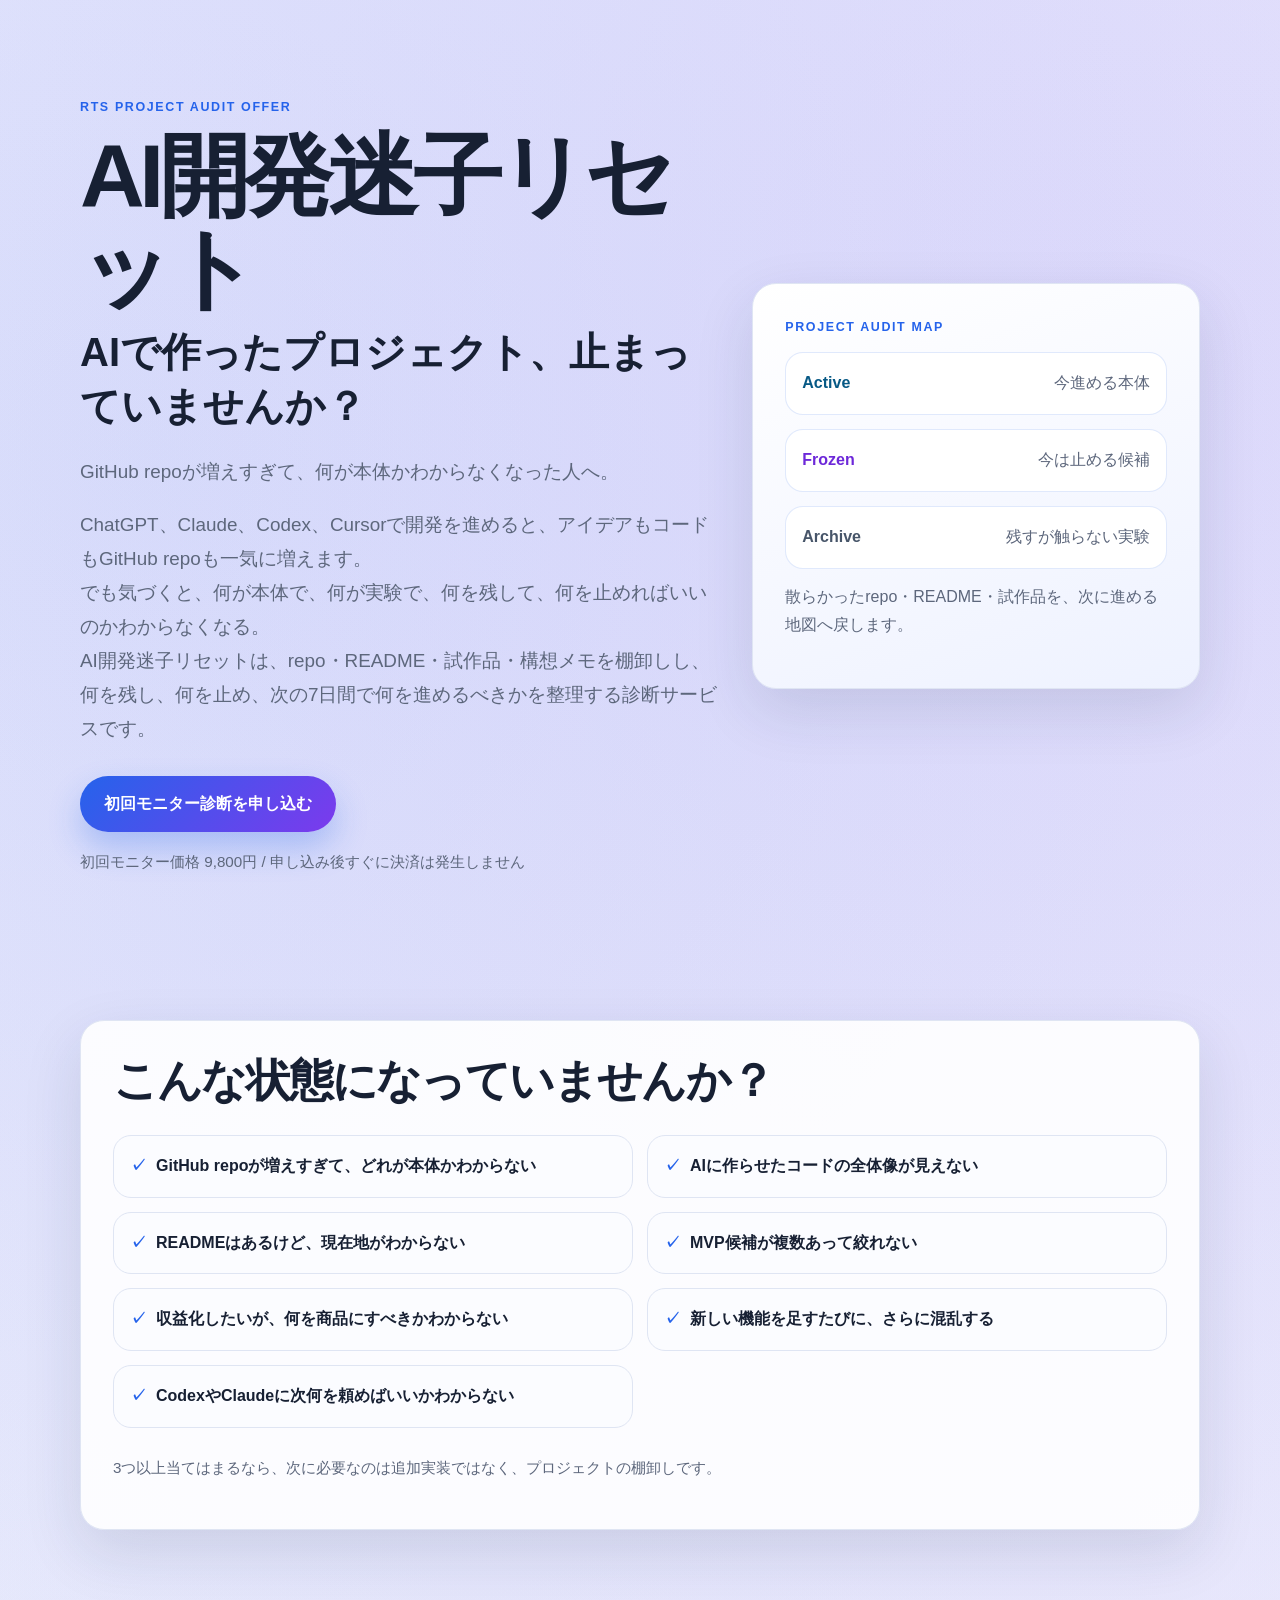
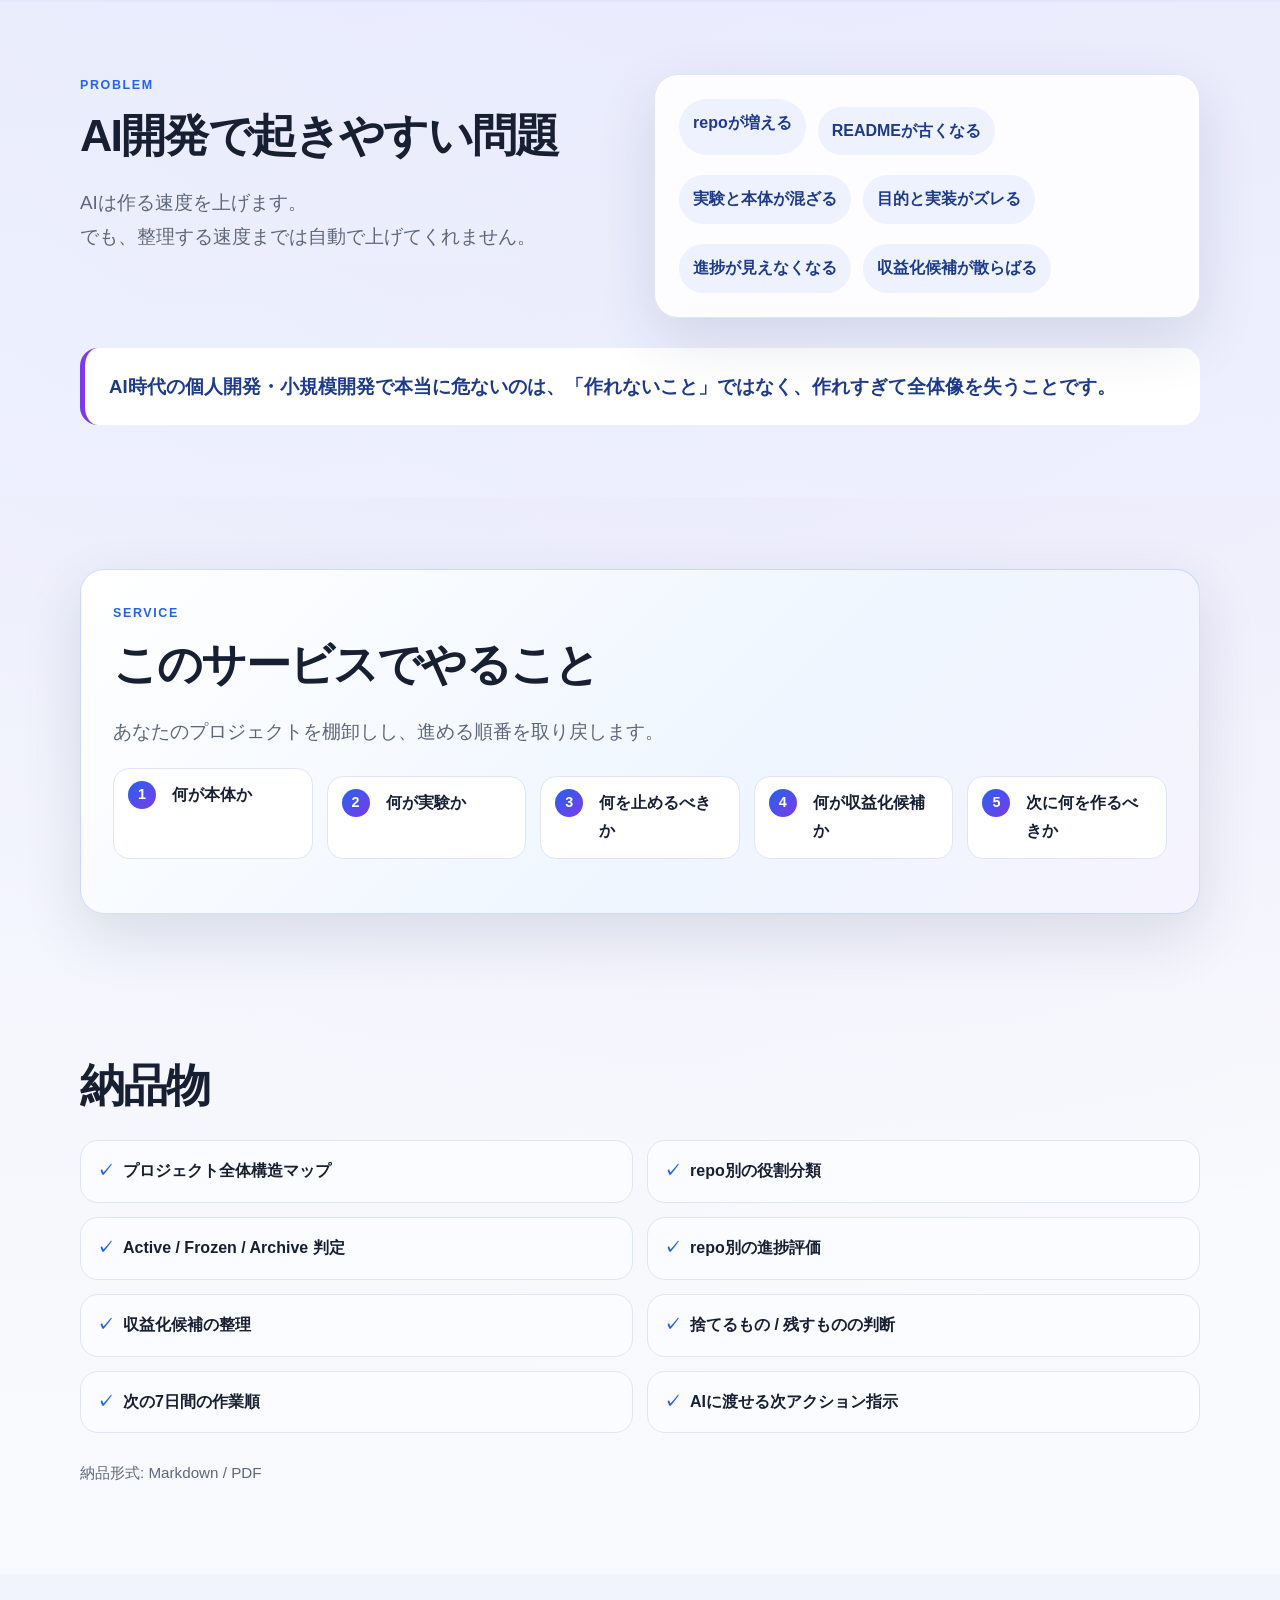
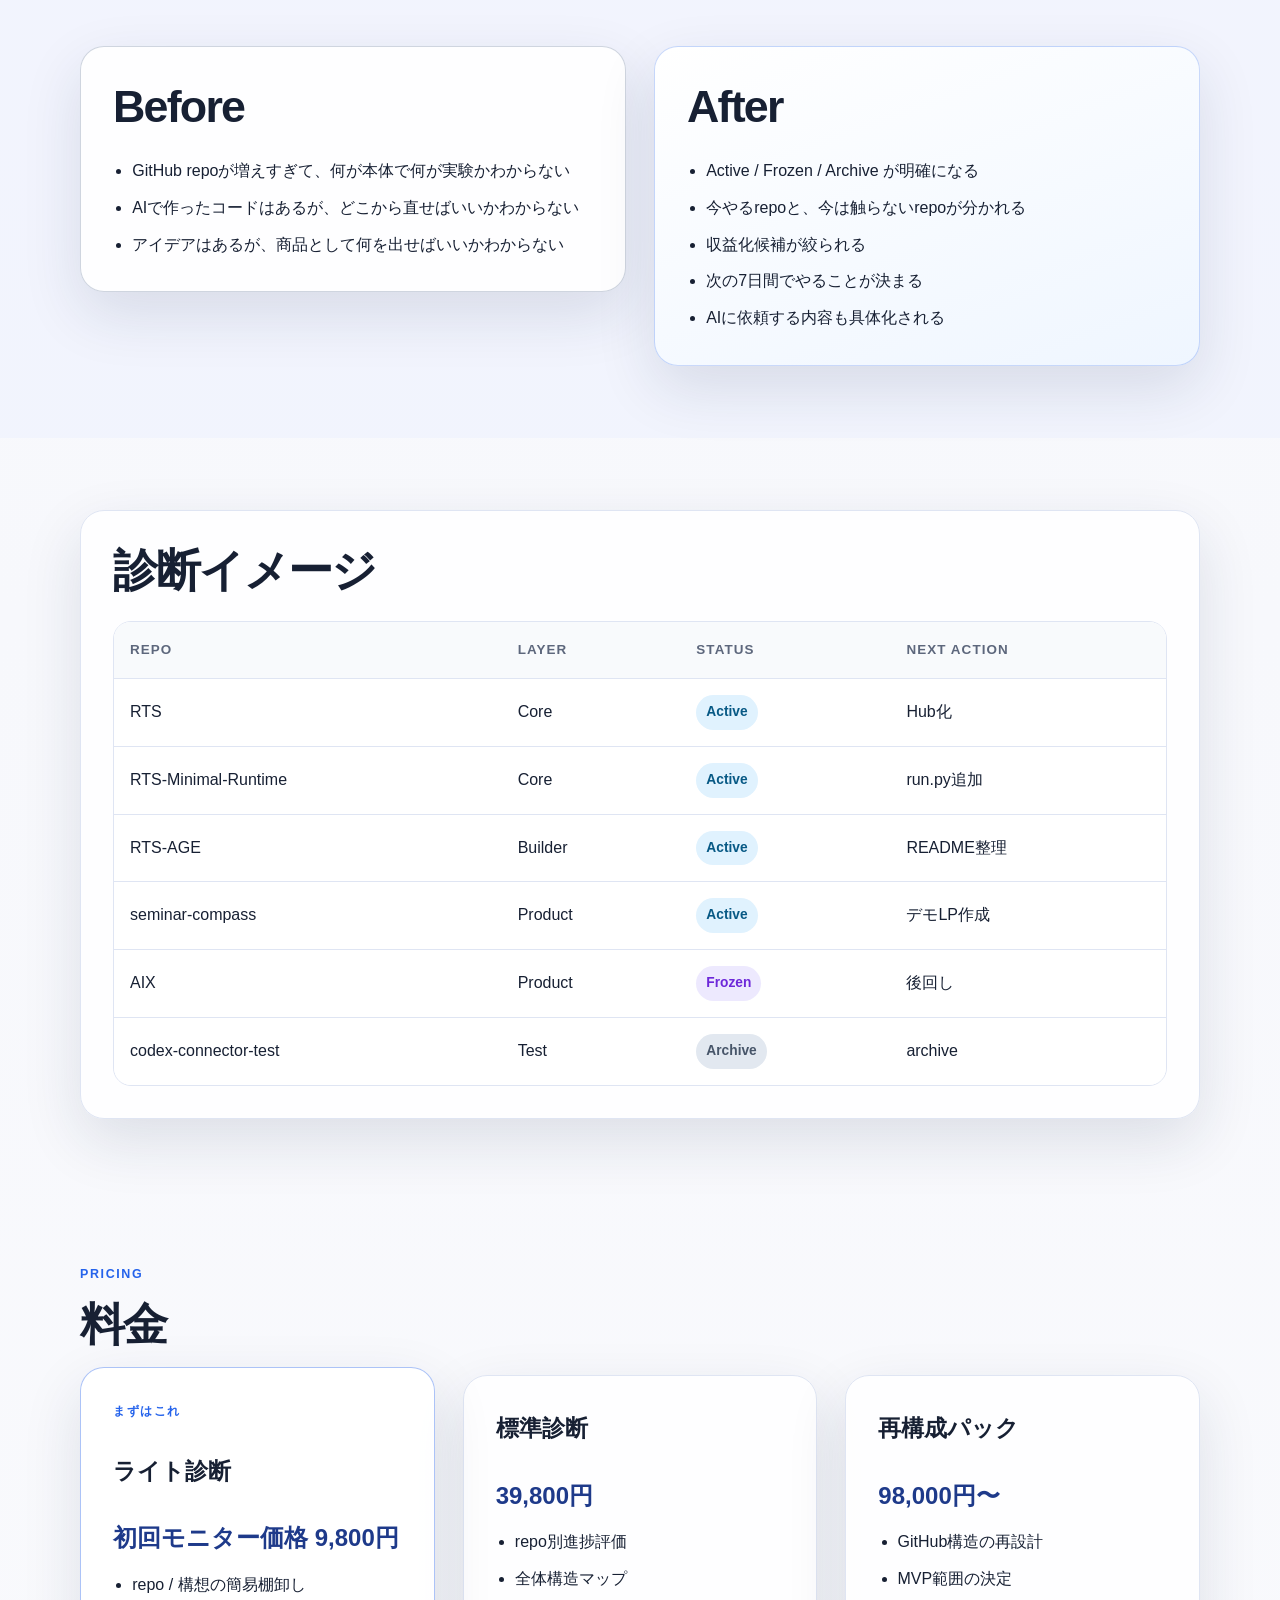
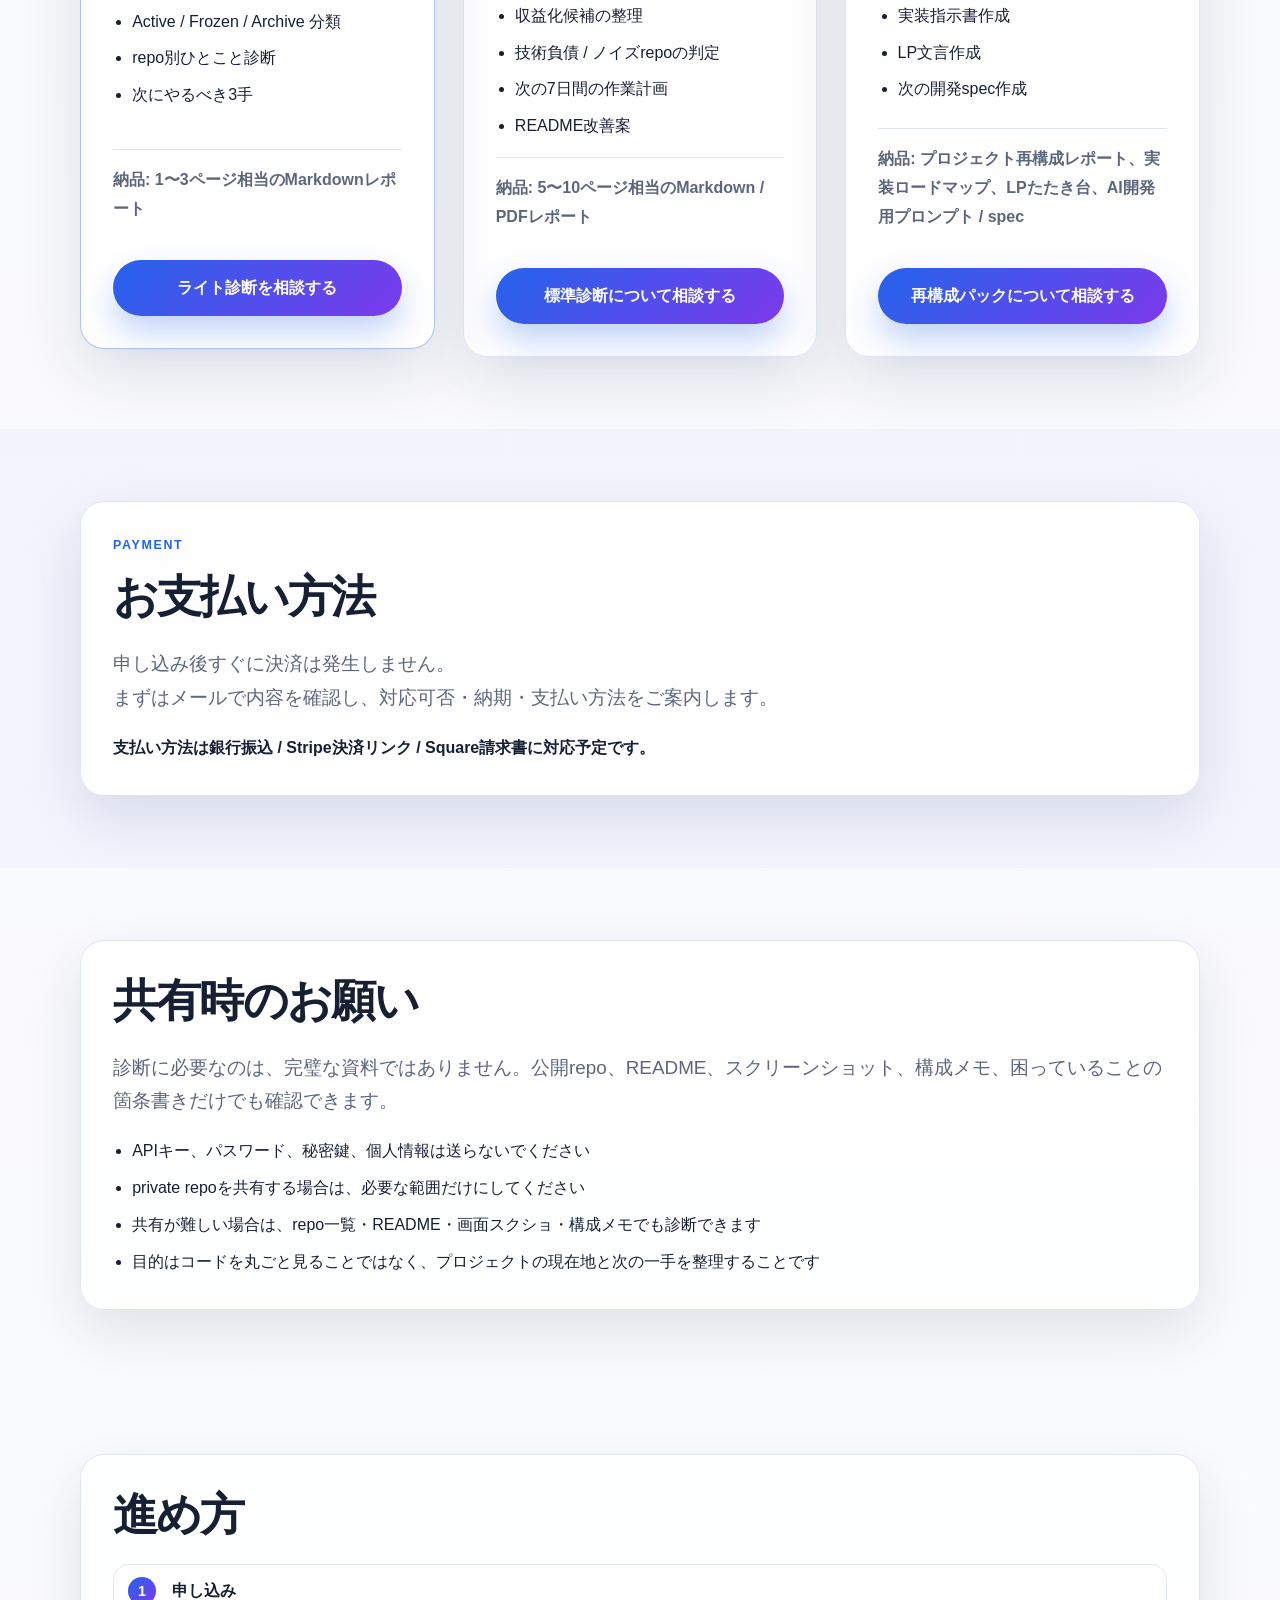
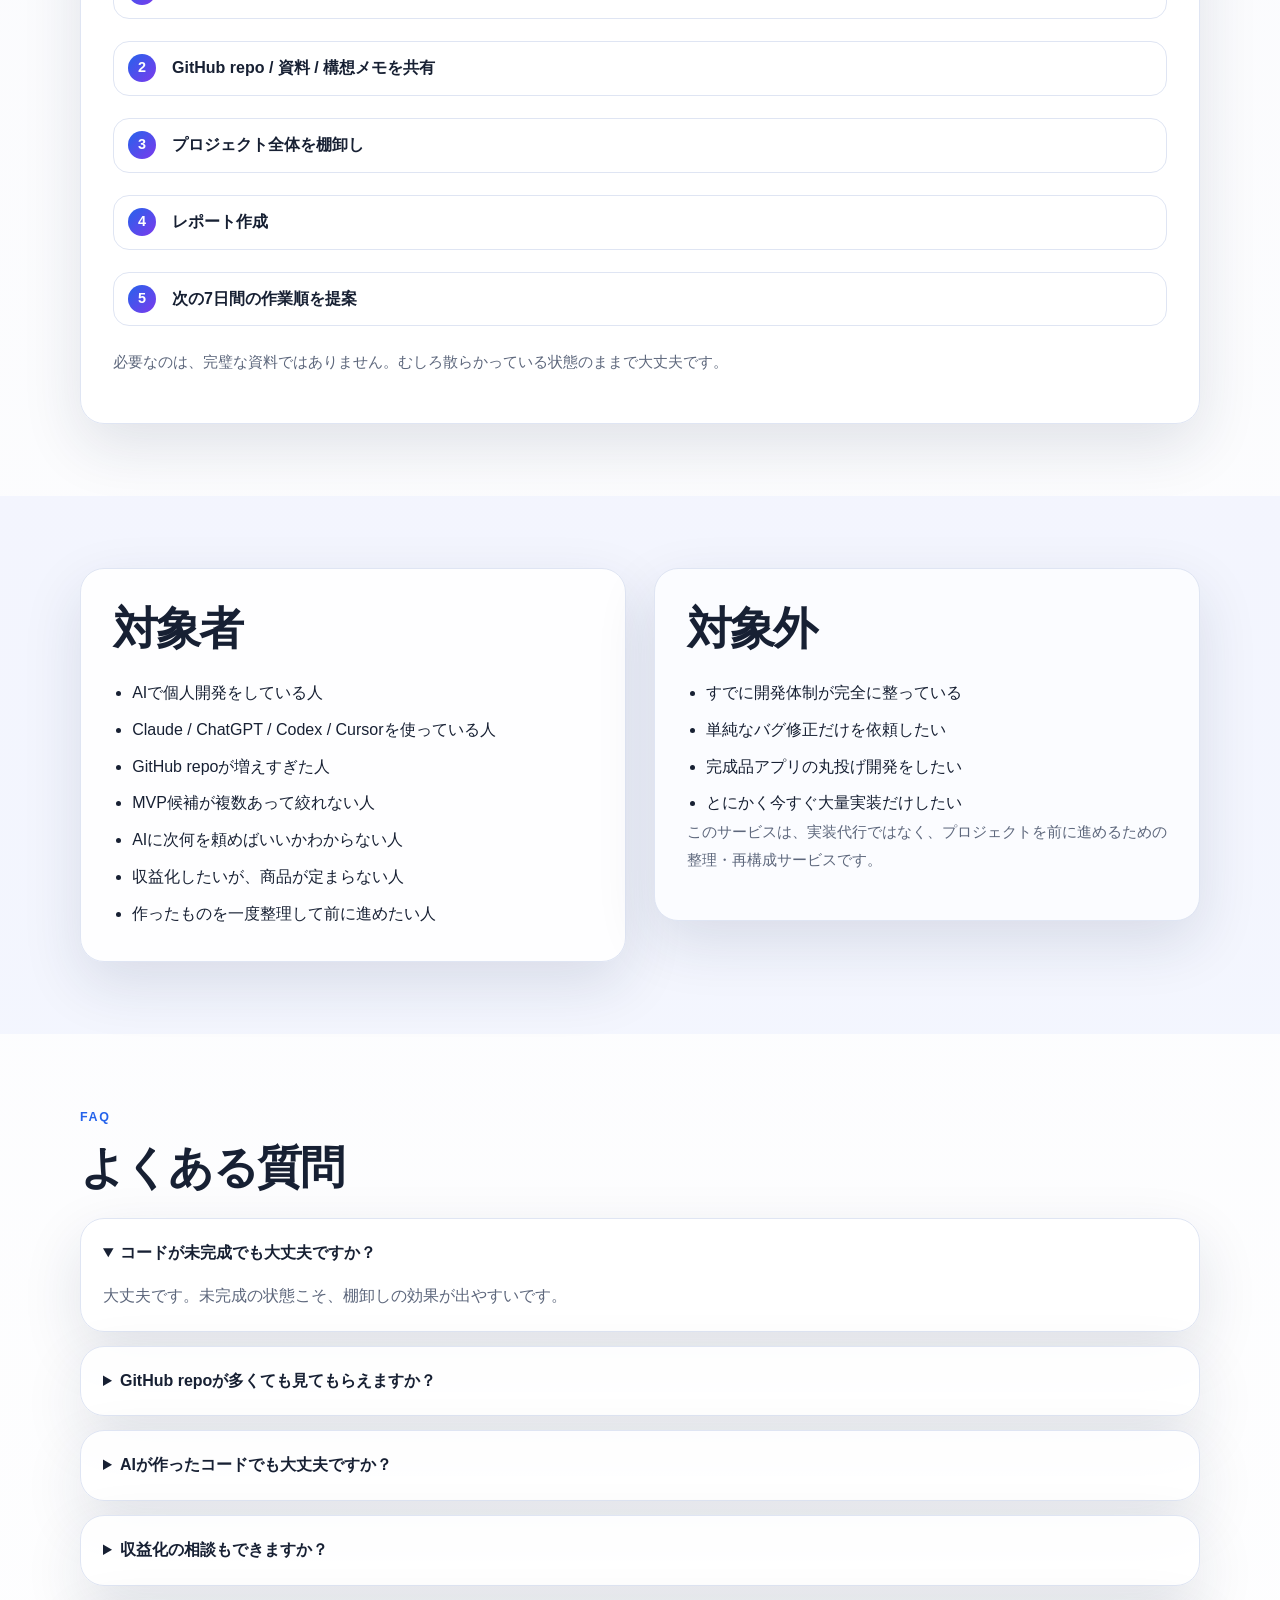
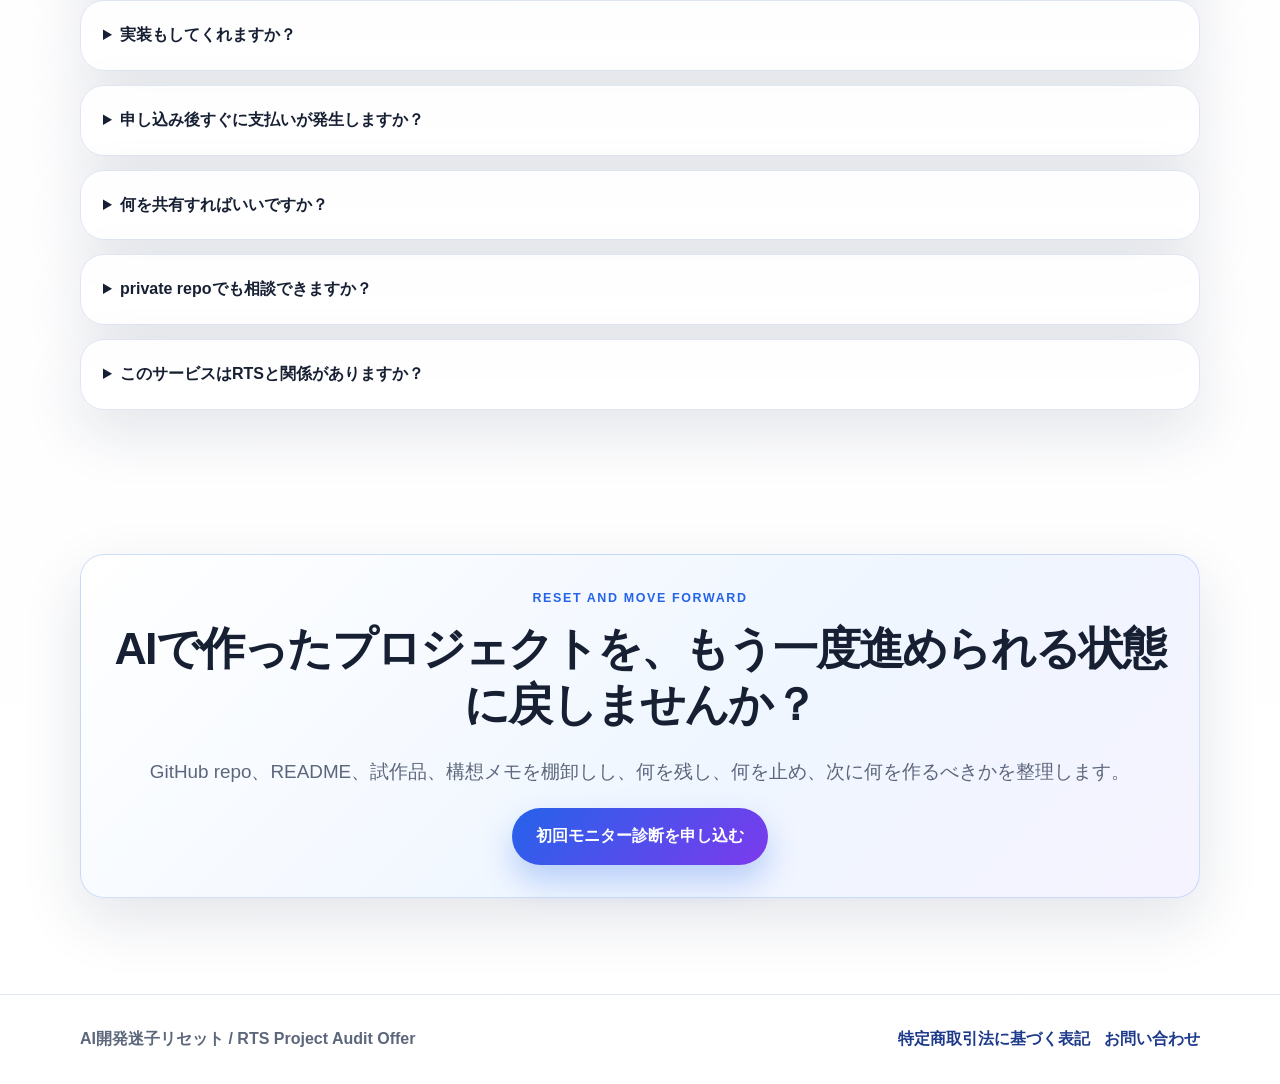
<file: index.html>
<!doctype html>
<html lang="ja">
<head>
  <meta charset="utf-8">
  <meta name="viewport" content="width=device-width, initial-scale=1">
  <title>AI開発迷子リセット | 作り散らかったプロジェクトを進められる状態へ</title>
  <meta name="description" content="ChatGPT、Claude、Codex、Cursorで作り散らかったGitHub repoや構想を棚卸しし、Active / Frozen / Archiveに分類して次の一手を整理する診断サービスです。">
  <meta property="og:type" content="website">
  <meta property="og:title" content="AI開発迷子リセット | 作り散らかったプロジェクトを進められる状態へ">
  <meta property="og:description" content="ChatGPT、Claude、Codex、Cursorで作り散らかったGitHub repoや構想を棚卸しし、Active / Frozen / Archiveに分類して次の一手を整理する診断サービスです。">
  <meta name="twitter:card" content="summary">
  <meta name="twitter:title" content="AI開発迷子リセット | 作り散らかったプロジェクトを進められる状態へ">
  <meta name="twitter:description" content="ChatGPT、Claude、Codex、Cursorで作り散らかったGitHub repoや構想を棚卸しし、Active / Frozen / Archiveに分類して次の一手を整理する診断サービスです。">
  <link rel="stylesheet" href="assets/style.css">
</head>
<body>
  <!-- CTA_LINK: 申し込み先を変更する場合は、以下の mailto を全CTAで同じ値にしてください。 -->
  <main>
    <section class="hero section" id="top">
      <div class="container hero-grid">
        <div class="hero-copy">
          <p class="eyebrow">RTS Project Audit Offer</p>
          <h1>AI開発迷子リセット</h1>
          <p class="hero-title">AIで作ったプロジェクト、止まっていませんか？</p>
          <p class="large">GitHub repoが増えすぎて、何が本体かわからなくなった人へ。</p>
          <p class="lead">ChatGPT、Claude、Codex、Cursorで開発を進めると、アイデアもコードもGitHub repoも一気に増えます。<br>でも気づくと、何が本体で、何が実験で、何を残して、何を止めればいいのかわからなくなる。<br>AI開発迷子リセットは、repo・README・試作品・構想メモを棚卸しし、何を残し、何を止め、次の7日間で何を進めるべきかを整理する診断サービスです。</p>
          <div class="cta-row">
            <a class="button" href="mailto:ultimaterisingson@proton.me?subject=AI%E9%96%8B%E7%99%BA%E8%BF%B7%E5%AD%90%E3%83%AA%E3%82%BB%E3%83%83%E3%83%88%E7%9B%B8%E8%AB%87">初回モニター診断を申し込む</a>
            <span class="microcopy">初回モニター価格 9,800円 / 申し込み後すぐに決済は発生しません</span>
          </div>
        </div>
        <div class="hero-panel" aria-label="棚卸し結果のイメージ">
          <p class="panel-label">Project Audit Map</p>
          <div class="status-card active"><strong>Active</strong><span>今進める本体</span></div>
          <div class="status-card frozen"><strong>Frozen</strong><span>今は止める候補</span></div>
          <div class="status-card archive"><strong>Archive</strong><span>残すが触らない実験</span></div>
          <p class="panel-note">散らかったrepo・README・試作品を、次に進める地図へ戻します。</p>
        </div>
      </div>
    </section>

    <section class="section">
      <div class="container card">
        <h2>こんな状態になっていませんか？</h2>
        <div class="check-grid">
          <div>GitHub repoが増えすぎて、どれが本体かわからない</div>
          <div>AIに作らせたコードの全体像が見えない</div>
          <div>READMEはあるけど、現在地がわからない</div>
          <div>MVP候補が複数あって絞れない</div>
          <div>収益化したいが、何を商品にすべきかわからない</div>
          <div>新しい機能を足すたびに、さらに混乱する</div>
          <div>CodexやClaudeに次何を頼めばいいかわからない</div>
        </div>
        <p class="note">3つ以上当てはまるなら、次に必要なのは追加実装ではなく、プロジェクトの棚卸しです。</p>
      </div>
    </section>

    <section class="section muted">
      <div class="container two-column">
        <div>
          <p class="eyebrow">Problem</p>
          <h2>AI開発で起きやすい問題</h2>
          <p class="large">AIは作る速度を上げます。<br>でも、整理する速度までは自動で上げてくれません。</p>
        </div>
        <div class="card compact">
          <ul class="pill-list">
            <li>repoが増える</li>
            <li>READMEが古くなる</li>
            <li>実験と本体が混ざる</li>
            <li>目的と実装がズレる</li>
            <li>進捗が見えなくなる</li>
            <li>収益化候補が散らばる</li>
          </ul>
        </div>
      </div>
      <div class="container">
        <p class="highlight">AI時代の個人開発・小規模開発で本当に危ないのは、「作れないこと」ではなく、作れすぎて全体像を失うことです。</p>
      </div>
    </section>

    <section class="section">
      <div class="container card accent-card">
        <p class="eyebrow">Service</p>
        <h2>このサービスでやること</h2>
        <p class="large">あなたのプロジェクトを棚卸しし、進める順番を取り戻します。</p>
        <ol class="steps five-items">
          <li>何が本体か</li>
          <li>何が実験か</li>
          <li>何を止めるべきか</li>
          <li>何が収益化候補か</li>
          <li>次に何を作るべきか</li>
        </ol>
      </div>
    </section>

    <section class="section">
      <div class="container">
        <h2>納品物</h2>
        <div class="deliverables">
          <div>プロジェクト全体構造マップ</div>
          <div>repo別の役割分類</div>
          <div>Active / Frozen / Archive 判定</div>
          <div>repo別の進捗評価</div>
          <div>収益化候補の整理</div>
          <div>捨てるもの / 残すものの判断</div>
          <div>次の7日間の作業順</div>
          <div>AIに渡せる次アクション指示</div>
        </div>
        <p class="note">納品形式: Markdown / PDF</p>
      </div>
    </section>

    <section class="section muted">
      <div class="container split-cards">
        <div class="card before">
          <h2>Before</h2>
          <ul>
            <li>GitHub repoが増えすぎて、何が本体で何が実験かわからない</li>
            <li>AIで作ったコードはあるが、どこから直せばいいかわからない</li>
            <li>アイデアはあるが、商品として何を出せばいいかわからない</li>
          </ul>
        </div>
        <div class="card after">
          <h2>After</h2>
          <ul>
            <li>Active / Frozen / Archive が明確になる</li>
            <li>今やるrepoと、今は触らないrepoが分かれる</li>
            <li>収益化候補が絞られる</li>
            <li>次の7日間でやることが決まる</li>
            <li>AIに依頼する内容も具体化される</li>
          </ul>
        </div>
      </div>
    </section>

    <section class="section">
      <div class="container card">
        <h2>診断イメージ</h2>
        <div class="table-wrap">
          <table>
            <thead>
              <tr><th>Repo</th><th>Layer</th><th>Status</th><th>Next Action</th></tr>
            </thead>
            <tbody>
              <tr><td>RTS</td><td>Core</td><td><span class="status active">Active</span></td><td>Hub化</td></tr>
              <tr><td>RTS-Minimal-Runtime</td><td>Core</td><td><span class="status active">Active</span></td><td>run.py追加</td></tr>
              <tr><td>RTS-AGE</td><td>Builder</td><td><span class="status active">Active</span></td><td>README整理</td></tr>
              <tr><td>seminar-compass</td><td>Product</td><td><span class="status active">Active</span></td><td>デモLP作成</td></tr>
              <tr><td>AIX</td><td>Product</td><td><span class="status frozen">Frozen</span></td><td>後回し</td></tr>
              <tr><td>codex-connector-test</td><td>Test</td><td><span class="status archive">Archive</span></td><td>archive</td></tr>
            </tbody>
          </table>
        </div>
      </div>
    </section>

    <section class="section" id="pricing">
      <div class="container">
        <p class="eyebrow">Pricing</p>
        <h2>料金</h2>
        <div class="pricing-grid">
          <article class="price-card featured">
            <p class="eyebrow">まずはこれ</p>
            <h3>ライト診断</h3>
            <p class="price">初回モニター価格 9,800円</p>
            <ul>
              <li>repo / 構想の簡易棚卸し</li>
              <li>Active / Frozen / Archive 分類</li>
              <li>repo別ひとこと診断</li>
              <li>次にやるべき3手</li>
            </ul>
            <p class="delivery">納品: 1〜3ページ相当のMarkdownレポート</p>
            <a class="button" href="mailto:ultimaterisingson@proton.me?subject=AI%E9%96%8B%E7%99%BA%E8%BF%B7%E5%AD%90%E3%83%AA%E3%82%BB%E3%83%83%E3%83%88%E7%9B%B8%E8%AB%87">ライト診断を相談する</a>
          </article>
          <article class="price-card">
            <h3>標準診断</h3>
            <p class="price">39,800円</p>
            <ul>
              <li>repo別進捗評価</li>
              <li>全体構造マップ</li>
              <li>収益化候補の整理</li>
              <li>技術負債 / ノイズrepoの判定</li>
              <li>次の7日間の作業計画</li>
              <li>README改善案</li>
            </ul>
            <p class="delivery">納品: 5〜10ページ相当のMarkdown / PDFレポート</p>
            <a class="button" href="mailto:ultimaterisingson@proton.me?subject=AI%E9%96%8B%E7%99%BA%E8%BF%B7%E5%AD%90%E3%83%AA%E3%82%BB%E3%83%83%E3%83%88%E7%9B%B8%E8%AB%87">標準診断について相談する</a>
          </article>
          <article class="price-card">
            <h3>再構成パック</h3>
            <p class="price">98,000円〜</p>
            <ul>
              <li>GitHub構造の再設計</li>
              <li>MVP範囲の決定</li>
              <li>実装指示書作成</li>
              <li>LP文言作成</li>
              <li>次の開発spec作成</li>
            </ul>
            <p class="delivery">納品: プロジェクト再構成レポート、実装ロードマップ、LPたたき台、AI開発用プロンプト / spec</p>
            <a class="button" href="mailto:ultimaterisingson@proton.me?subject=AI%E9%96%8B%E7%99%BA%E8%BF%B7%E5%AD%90%E3%83%AA%E3%82%BB%E3%83%83%E3%83%88%E7%9B%B8%E8%AB%87">再構成パックについて相談する</a>
          </article>
        </div>
      </div>
    </section>

    <section class="section muted">
      <div class="container card payment-card">
        <p class="eyebrow">Payment</p>
        <h2>お支払い方法</h2>
        <p class="large">申し込み後すぐに決済は発生しません。<br>まずはメールで内容を確認し、対応可否・納期・支払い方法をご案内します。</p>
        <p>支払い方法は銀行振込 / Stripe決済リンク / Square請求書に対応予定です。</p>
      </div>
    </section>

    <section class="section">
      <div class="container card">
        <h2>共有時のお願い</h2>
        <p class="large">診断に必要なのは、完璧な資料ではありません。公開repo、README、スクリーンショット、構成メモ、困っていることの箇条書きだけでも確認できます。</p>
        <ul>
          <li>APIキー、パスワード、秘密鍵、個人情報は送らないでください</li>
          <li>private repoを共有する場合は、必要な範囲だけにしてください</li>
          <li>共有が難しい場合は、repo一覧・README・画面スクショ・構成メモでも診断できます</li>
          <li>目的はコードを丸ごと見ることではなく、プロジェクトの現在地と次の一手を整理することです</li>
        </ul>
      </div>
    </section>

    <section class="section">
      <div class="container card">
        <h2>進め方</h2>
        <ol class="steps">
          <li>申し込み</li>
          <li>GitHub repo / 資料 / 構想メモを共有</li>
          <li>プロジェクト全体を棚卸し</li>
          <li>レポート作成</li>
          <li>次の7日間の作業順を提案</li>
        </ol>
        <p class="note">必要なのは、完璧な資料ではありません。むしろ散らかっている状態のままで大丈夫です。</p>
      </div>
    </section>

    <section class="section muted">
      <div class="container split-cards">
        <div class="card">
          <h2>対象者</h2>
          <ul>
            <li>AIで個人開発をしている人</li>
            <li>Claude / ChatGPT / Codex / Cursorを使っている人</li>
            <li>GitHub repoが増えすぎた人</li>
            <li>MVP候補が複数あって絞れない人</li>
            <li>AIに次何を頼めばいいかわからない人</li>
            <li>収益化したいが、商品が定まらない人</li>
            <li>作ったものを一度整理して前に進めたい人</li>
          </ul>
        </div>
        <div class="card subtle-card">
          <h2>対象外</h2>
          <ul>
            <li>すでに開発体制が完全に整っている</li>
            <li>単純なバグ修正だけを依頼したい</li>
            <li>完成品アプリの丸投げ開発をしたい</li>
            <li>とにかく今すぐ大量実装だけしたい</li>
          </ul>
          <p class="note">このサービスは、実装代行ではなく、プロジェクトを前に進めるための整理・再構成サービスです。</p>
        </div>
      </div>
    </section>

    <section class="section">
      <div class="container">
        <p class="eyebrow">FAQ</p>
        <h2>よくある質問</h2>
        <div class="faq-list">
          <details open>
            <summary>コードが未完成でも大丈夫ですか？</summary>
            <p>大丈夫です。未完成の状態こそ、棚卸しの効果が出やすいです。</p>
          </details>
          <details>
            <summary>GitHub repoが多くても見てもらえますか？</summary>
            <p>見られます。ただし最初は、主要repoを中心に整理します。</p>
          </details>
          <details>
            <summary>AIが作ったコードでも大丈夫ですか？</summary>
            <p>大丈夫です。むしろこのサービスは、AIで作ったコードやrepoが増えすぎた人向けです。</p>
          </details>
          <details>
            <summary>収益化の相談もできますか？</summary>
            <p>できます。技術的な完成度だけでなく、「どれを商品にすべきか」も整理します。</p>
          </details>
          <details>
            <summary>実装もしてくれますか？</summary>
            <p>基本は診断・整理・設計です。必要に応じて、次にAIや開発者へ渡せる実装指示書を作成します。</p>
          </details>
          <details>
            <summary>申し込み後すぐに支払いが発生しますか？</summary>
            <p>いいえ。まずはメールで内容を確認し、対応可否・納期・支払い方法をご案内します。正式な診断開始は、内容確認と入金確認後になります。</p>
          </details>
          <details>
            <summary>何を共有すればいいですか？</summary>
            <p>GitHub repo、README、構想メモ、スクリーンショット、困っていることの箇条書きなどで大丈夫です。APIキー、パスワード、秘密鍵、個人情報は送らないでください。</p>
          </details>
          <details>
            <summary>private repoでも相談できますか？</summary>
            <p>相談できます。ただし、最初は必要な範囲だけ共有してください。共有が難しい場合は、repo一覧やREADME、画面スクショ、構成メモでも診断できます。</p>
          </details>
          <details>
            <summary>このサービスはRTSと関係がありますか？</summary>
            <p>はい。RTSの再構成・実行履歴・意思決定整理の考え方を使った外向きの診断サービスです。ただし、RTS Coreそのものを販売するものではありません。</p>
          </details>
        </div>
      </div>
    </section>

    <section class="section final-cta">
      <div class="container card accent-card center">
        <p class="eyebrow">Reset and move forward</p>
        <h2>AIで作ったプロジェクトを、もう一度進められる状態に戻しませんか？</h2>
        <p class="large">GitHub repo、README、試作品、構想メモを棚卸しし、何を残し、何を止め、次に何を作るべきかを整理します。</p>
        <a class="button" href="mailto:ultimaterisingson@proton.me?subject=AI%E9%96%8B%E7%99%BA%E8%BF%B7%E5%AD%90%E3%83%AA%E3%82%BB%E3%83%83%E3%83%88%E7%9B%B8%E8%AB%87">初回モニター診断を申し込む</a>
      </div>
    </section>
  </main>

  <footer class="site-footer">
    <div class="container footer-inner">
      <p>AI開発迷子リセット / RTS Project Audit Offer</p>
      <nav aria-label="フッターリンク">
        <a href="/rts01-offer/legal/tokushoho.html">特定商取引法に基づく表記</a>
        <a href="mailto:ultimaterisingson@proton.me?subject=AI%E9%96%8B%E7%99%BA%E8%BF%B7%E5%AD%90%E3%83%AA%E3%82%BB%E3%83%83%E3%83%88%E7%9B%B8%E8%AB%87">お問い合わせ</a>
      </nav>
    </div>
  </footer>
</body>
</html>
</file>
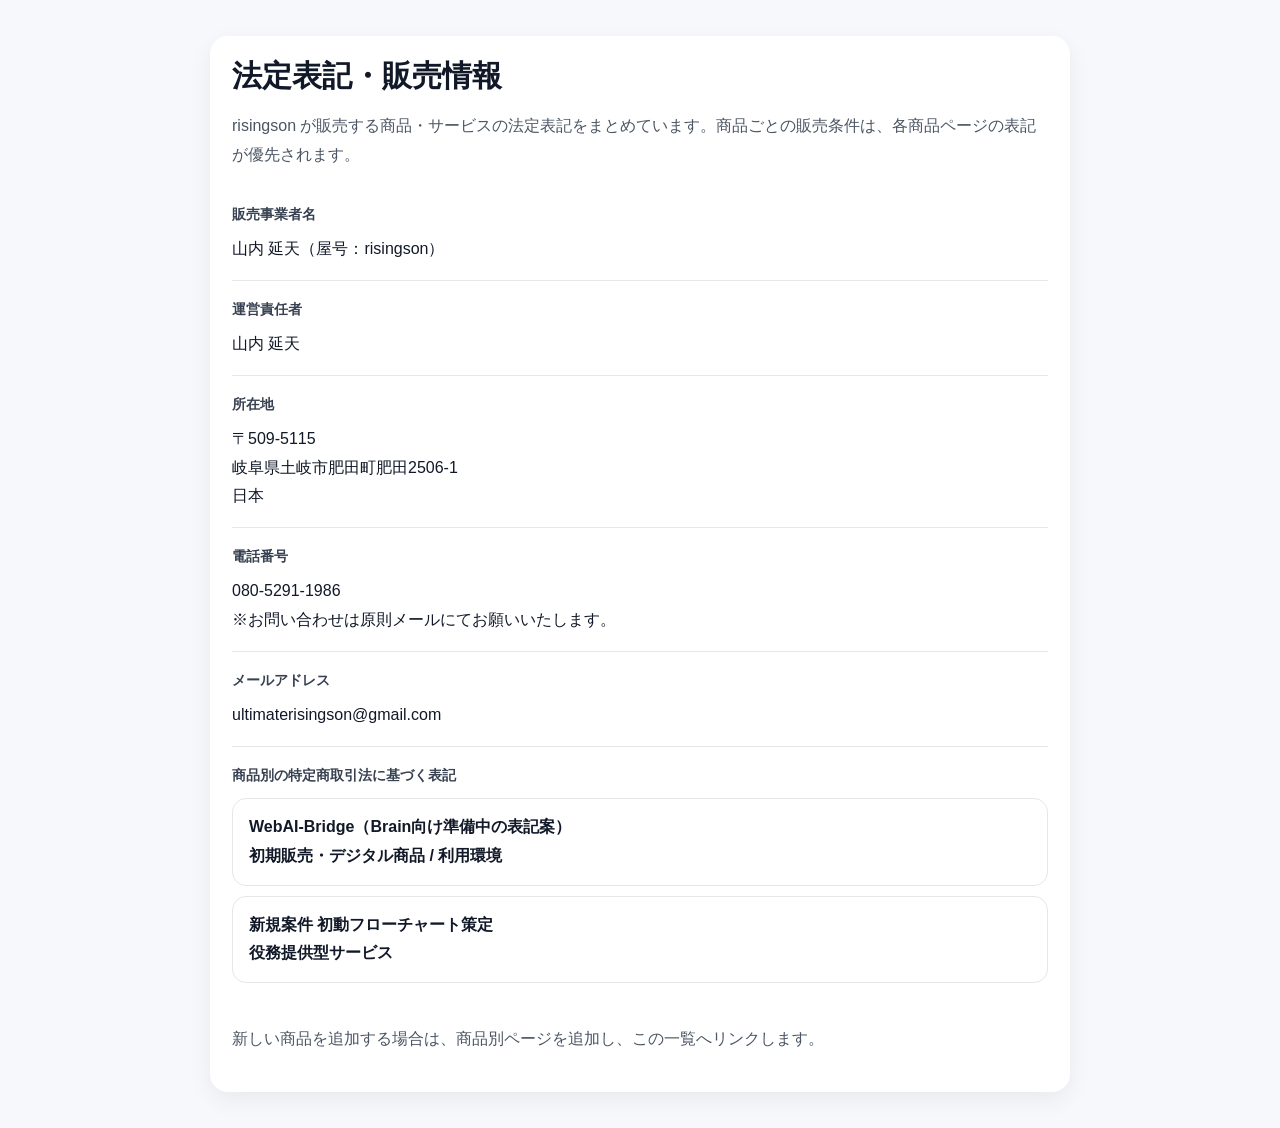
<file: legal/index.html>
<!doctype html>
<html lang="ja">
<head>
  <meta charset="utf-8">
  <meta name="viewport" content="width=device-width,initial-scale=1">
  <title>法定表記・販売情報｜risingson</title>
  <style>
    body{margin:0;font-family:-apple-system,BlinkMacSystemFont,"Segoe UI",sans-serif;background:#f6f8fb;color:#111827;line-height:1.8}
    .wrap{max-width:860px;margin:0 auto;padding:20px}.card{background:#fff;border-radius:18px;padding:22px;margin:16px 0;box-shadow:0 8px 24px rgba(0,0,0,.06)}
    h1{font-size:30px;line-height:1.2;margin:0 0 18px}.note{color:#4b5563}.item{border-top:1px solid #e5e7eb;padding:16px 0}.item:first-of-type{border-top:none}.label{font-size:14px;font-weight:700;color:#374151;margin:0 0 8px}.value{margin:0;word-break:break-word}a{color:#111827;font-weight:600}.product{display:block;padding:14px 16px;margin:10px 0;border:1px solid #e5e7eb;border-radius:14px;text-decoration:none}.product:hover{background:#f9fafb}
  </style>
</head>
<body><main class="wrap"><section class="card">
  <h1>法定表記・販売情報</h1>
  <p class="note">risingson が販売する商品・サービスの法定表記をまとめています。商品ごとの販売条件は、各商品ページの表記が優先されます。</p>
  <div class="item"><p class="label">販売事業者名</p><p class="value">山内 延天（屋号：risingson）</p></div>
  <div class="item"><p class="label">運営責任者</p><p class="value">山内 延天</p></div>
  <div class="item"><p class="label">所在地</p><p class="value">〒509-5115<br>岐阜県土岐市肥田町肥田2506-1<br>日本</p></div>
  <div class="item"><p class="label">電話番号</p><p class="value">080-5291-1986<br>※お問い合わせは原則メールにてお願いいたします。</p></div>
  <div class="item"><p class="label">メールアドレス</p><p class="value">ultimaterisingson@gmail.com</p></div>
  <div class="item"><p class="label">商品別の特定商取引法に基づく表記</p>
    <a class="product" href="products/webai-bridge.html"><strong>WebAI-Bridge（Brain向け準備中の表記案）</strong><br><span>初期販売・デジタル商品 / 利用環境</span></a>
    <a class="product" href="tokushoho.html"><strong>新規案件 初動フローチャート策定</strong><br><span>役務提供型サービス</span></a>
  </div>
  <p class="note">新しい商品を追加する場合は、商品別ページを追加し、この一覧へリンクします。</p>
</section></main></body></html>
</file>
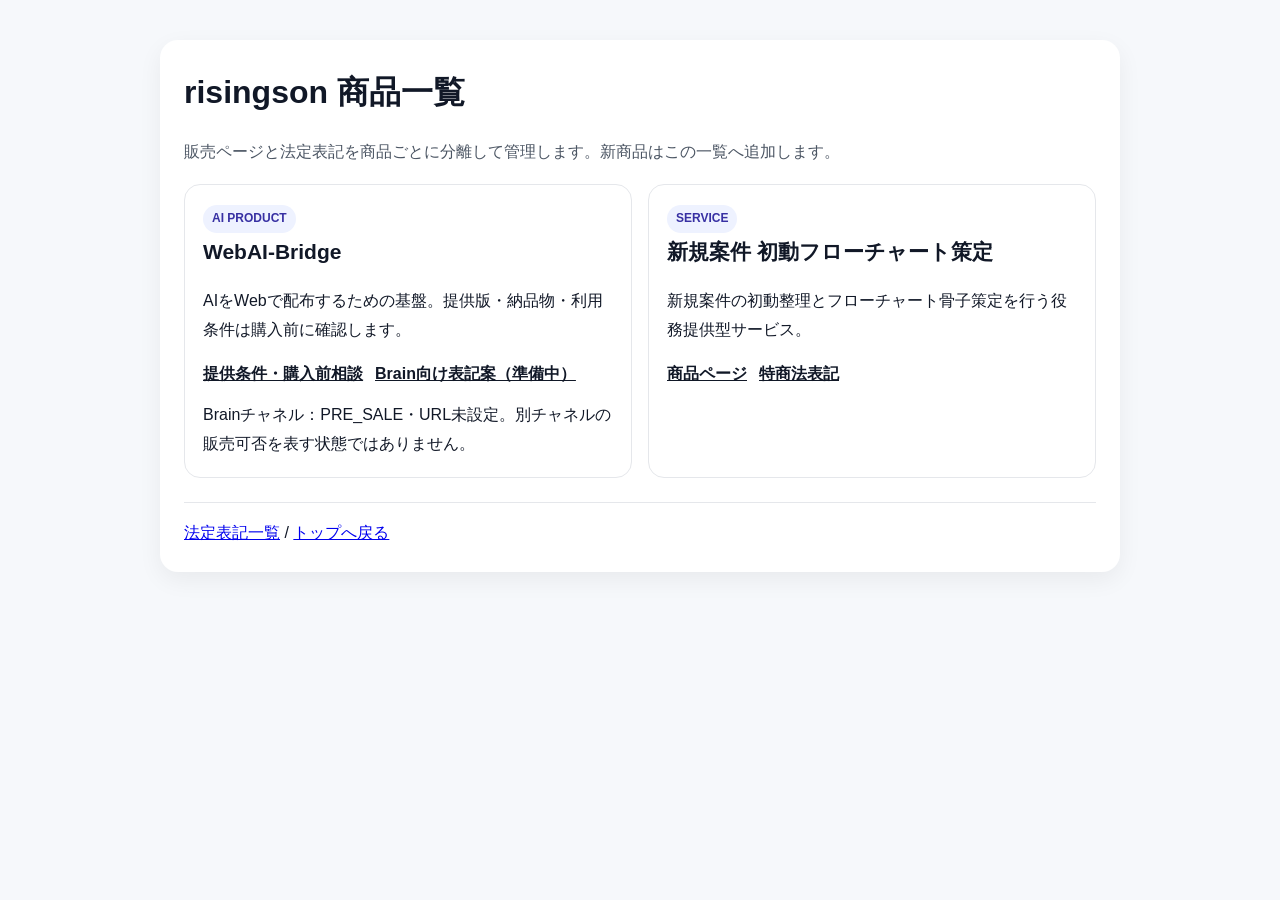
<file: products/index.html>
<!doctype html>
<html lang="ja">
<head>
  <meta charset="utf-8">
  <meta name="viewport" content="width=device-width,initial-scale=1">
  <title>商品一覧｜risingson</title>
  <style>
    body{margin:0;font-family:-apple-system,BlinkMacSystemFont,"Segoe UI",sans-serif;background:#f6f8fb;color:#111827;line-height:1.8}.wrap{max-width:960px;margin:0 auto;padding:24px}.card{background:#fff;border-radius:18px;padding:24px;margin:16px 0;box-shadow:0 8px 24px rgba(0,0,0,.06)}h1{font-size:32px;margin:0 0 8px}.note{color:#4b5563}.grid{display:grid;grid-template-columns:repeat(auto-fit,minmax(260px,1fr));gap:16px;margin-top:18px}.product{border:1px solid #e5e7eb;border-radius:16px;padding:18px}.product h2{margin:0 0 8px;font-size:21px}.tag{display:inline-block;background:#eef2ff;color:#3730a3;padding:3px 9px;border-radius:999px;font-size:12px;font-weight:700}.links{display:flex;gap:12px;flex-wrap:wrap;margin-top:14px}.links a{color:#111827;font-weight:700}.footer{margin-top:24px;padding-top:16px;border-top:1px solid #e5e7eb}
  </style>
</head>
<body><main class="wrap"><section class="card">
  <h1>risingson 商品一覧</h1>
  <p class="note">販売ページと法定表記を商品ごとに分離して管理します。新商品はこの一覧へ追加します。</p>
  <div class="grid">
    <article class="product"><span class="tag">AI PRODUCT</span><h2>WebAI-Bridge</h2><p>AIをWebで配布するための基盤。提供版・納品物・利用条件は購入前に確認します。</p><div class="links"><a href="https://nobutakayamauchi.github.io/sales-catalog/products/webai-bridge/sales.html">提供条件・購入前相談</a><a href="../legal/products/webai-bridge.html">Brain向け表記案（準備中）</a><span>Brainチャネル：PRE_SALE・URL未設定。別チャネルの販売可否を表す状態ではありません。</span></div></article>
    <article class="product"><span class="tag">SERVICE</span><h2>新規案件 初動フローチャート策定</h2><p>新規案件の初動整理とフローチャート骨子策定を行う役務提供型サービス。</p><div class="links"><a href="../offer/initial-flow.html">商品ページ</a><a href="../legal/tokushoho.html">特商法表記</a></div></article>
  </div>
  <div class="footer"><a href="../legal/index.html">法定表記一覧</a> / <a href="../">トップへ戻る</a></div>
</section></main></body></html>
</file>
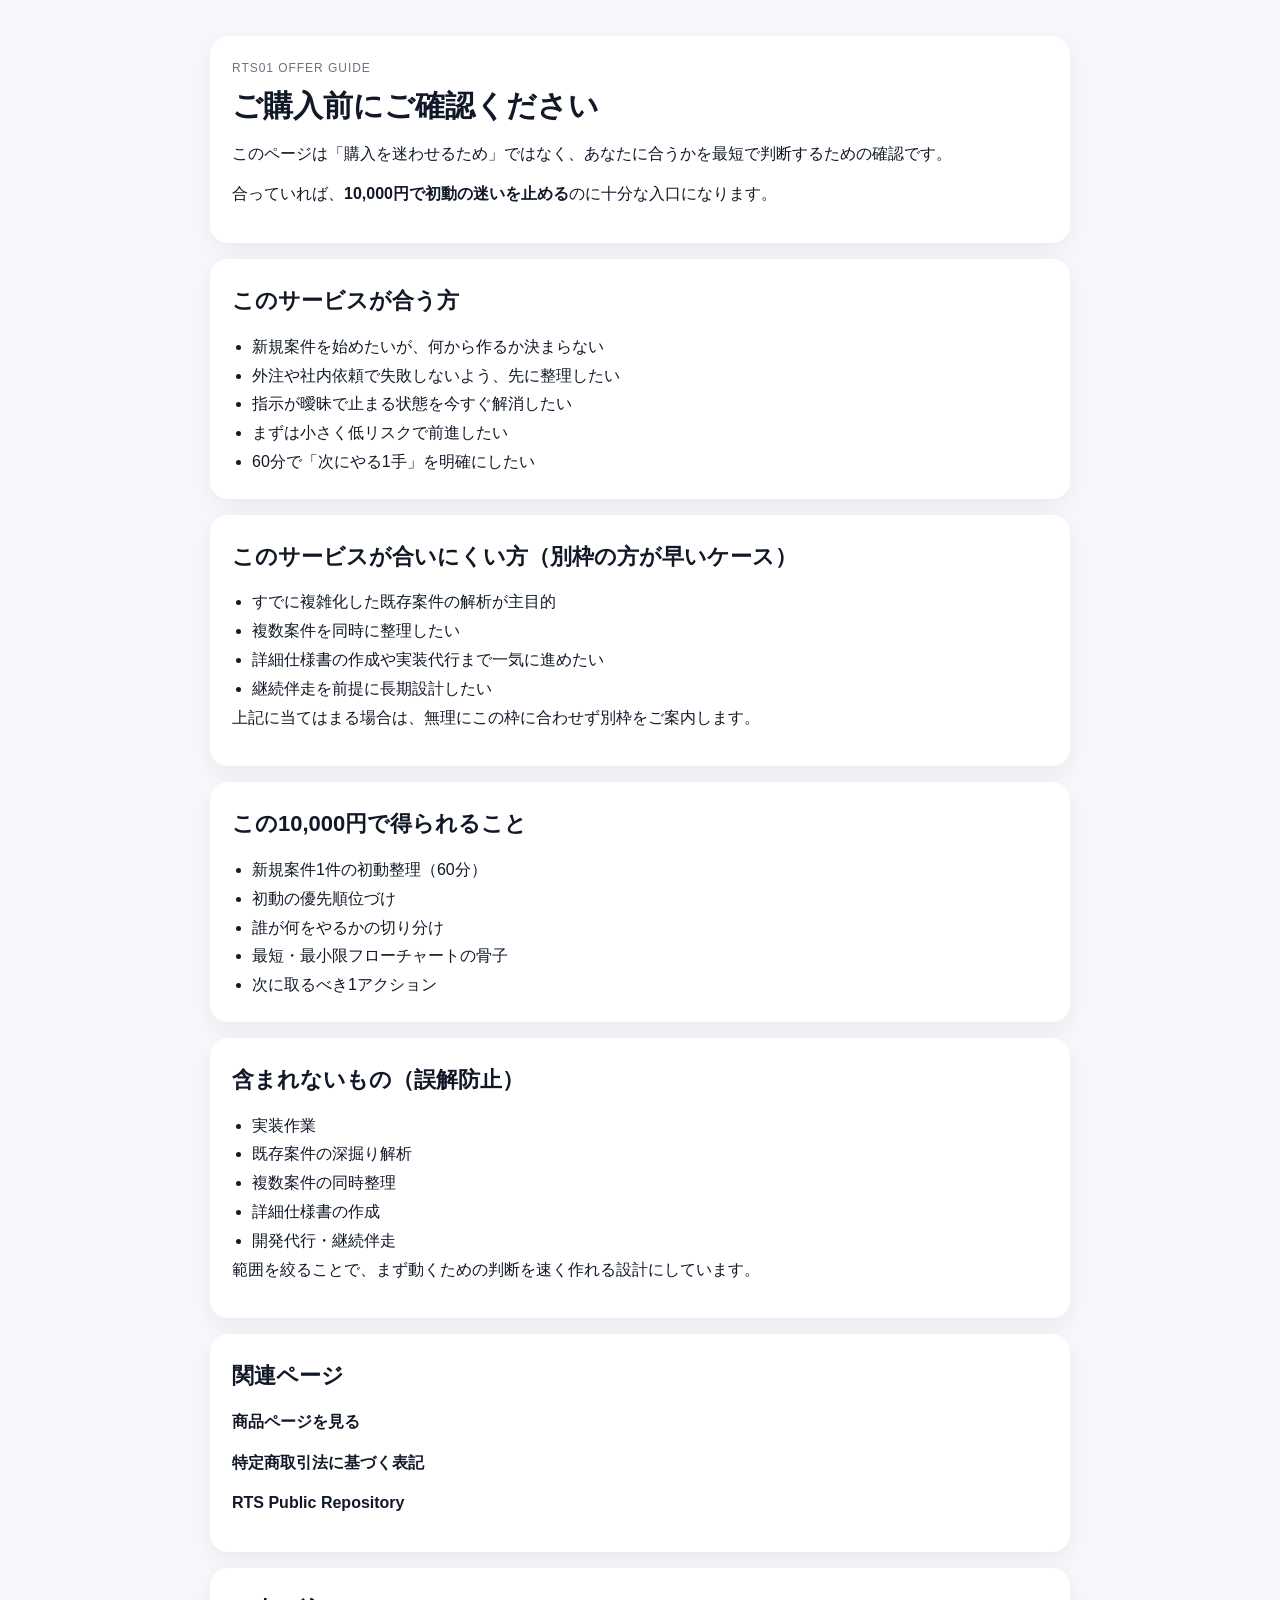
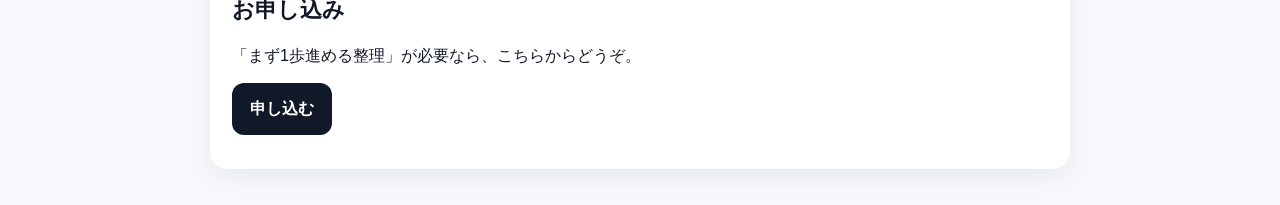
<file: guide/before-you-buy.html>
<!doctype html>
<html lang="ja">
<head>
  <meta charset="utf-8">
  <meta name="viewport" content="width=device-width,initial-scale=1">
  <title>ご購入前にご確認ください</title>
  <style>
    body{margin:0;font-family:-apple-system,BlinkMacSystemFont,"Segoe UI",sans-serif;background:#f6f8fb;color:#111827;line-height:1.8;}
    .wrap{max-width:860px;margin:0 auto;padding:20px;}
    .card{background:#fff;border-radius:18px;padding:22px;margin:16px 0;box-shadow:0 8px 24px rgba(0,0,0,.06);}
    h1{font-size:30px;line-height:1.2;margin:0 0 16px;}
    h2{font-size:22px;margin:0 0 12px;}
    p{margin:0 0 12px;}
    ul{padding-left:20px;margin:0;}
    .eyebrow{font-size:12px;letter-spacing:.08em;text-transform:uppercase;color:#6b7280;margin:0 0 8px;}
    .textlink{color:#111827;font-weight:600;text-decoration:none;}
    .btn{display:inline-block;background:#111827;color:#fff;text-decoration:none;padding:12px 18px;border-radius:12px;font-weight:600;}
  </style>
</head>
<body>
  <main class="wrap">
    <section class="card">
      <p class="eyebrow">RTS01 Offer Guide</p>
      <h1>ご購入前にご確認ください</h1>
      <p>このページは「購入を迷わせるため」ではなく、あなたに合うかを最短で判断するための確認です。</p>
      <p>合っていれば、<strong>10,000円で初動の迷いを止める</strong>のに十分な入口になります。</p>
    </section>

    <section class="card">
      <h2>このサービスが合う方</h2>
      <ul>
        <li>新規案件を始めたいが、何から作るか決まらない</li>
        <li>外注や社内依頼で失敗しないよう、先に整理したい</li>
        <li>指示が曖昧で止まる状態を今すぐ解消したい</li>
        <li>まずは小さく低リスクで前進したい</li>
        <li>60分で「次にやる1手」を明確にしたい</li>
      </ul>
    </section>

    <section class="card">
      <h2>このサービスが合いにくい方（別枠の方が早いケース）</h2>
      <ul>
        <li>すでに複雑化した既存案件の解析が主目的</li>
        <li>複数案件を同時に整理したい</li>
        <li>詳細仕様書の作成や実装代行まで一気に進めたい</li>
        <li>継続伴走を前提に長期設計したい</li>
      </ul>
      <p>上記に当てはまる場合は、無理にこの枠に合わせず別枠をご案内します。</p>
    </section>

    <section class="card">
      <h2>この10,000円で得られること</h2>
      <ul>
        <li>新規案件1件の初動整理（60分）</li>
        <li>初動の優先順位づけ</li>
        <li>誰が何をやるかの切り分け</li>
        <li>最短・最小限フローチャートの骨子</li>
        <li>次に取るべき1アクション</li>
      </ul>
    </section>

    <section class="card">
      <h2>含まれないもの（誤解防止）</h2>
      <ul>
        <li>実装作業</li>
        <li>既存案件の深掘り解析</li>
        <li>複数案件の同時整理</li>
        <li>詳細仕様書の作成</li>
        <li>開発代行・継続伴走</li>
      </ul>
      <p>範囲を絞ることで、まず動くための判断を速く作れる設計にしています。</p>
    </section>

    <section class="card">
      <h2>関連ページ</h2>
      <p><a class="textlink" href="https://nobutakayamauchi.github.io/rts01-offer/offer/initial-flow.html">商品ページを見る</a></p>
      <p><a class="textlink" href="https://nobutakayamauchi.github.io/rts01-offer/legal/tokushoho.html">特定商取引法に基づく表記</a></p>
      <p><a class="textlink" href="https://github.com/nobutakayamauchi/RTS">RTS Public Repository</a></p>
    </section>

    <section class="card">
      <h2>お申し込み</h2>
      <p>「まず1歩進める整理」が必要なら、こちらからどうぞ。</p>
      <p><a class="btn" href="https://buy.stripe.com/fZufZjc9WaTz51Y2ZB3Nm03">申し込む</a></p>
    </section>
  </main>
</body>
</html>
</file>
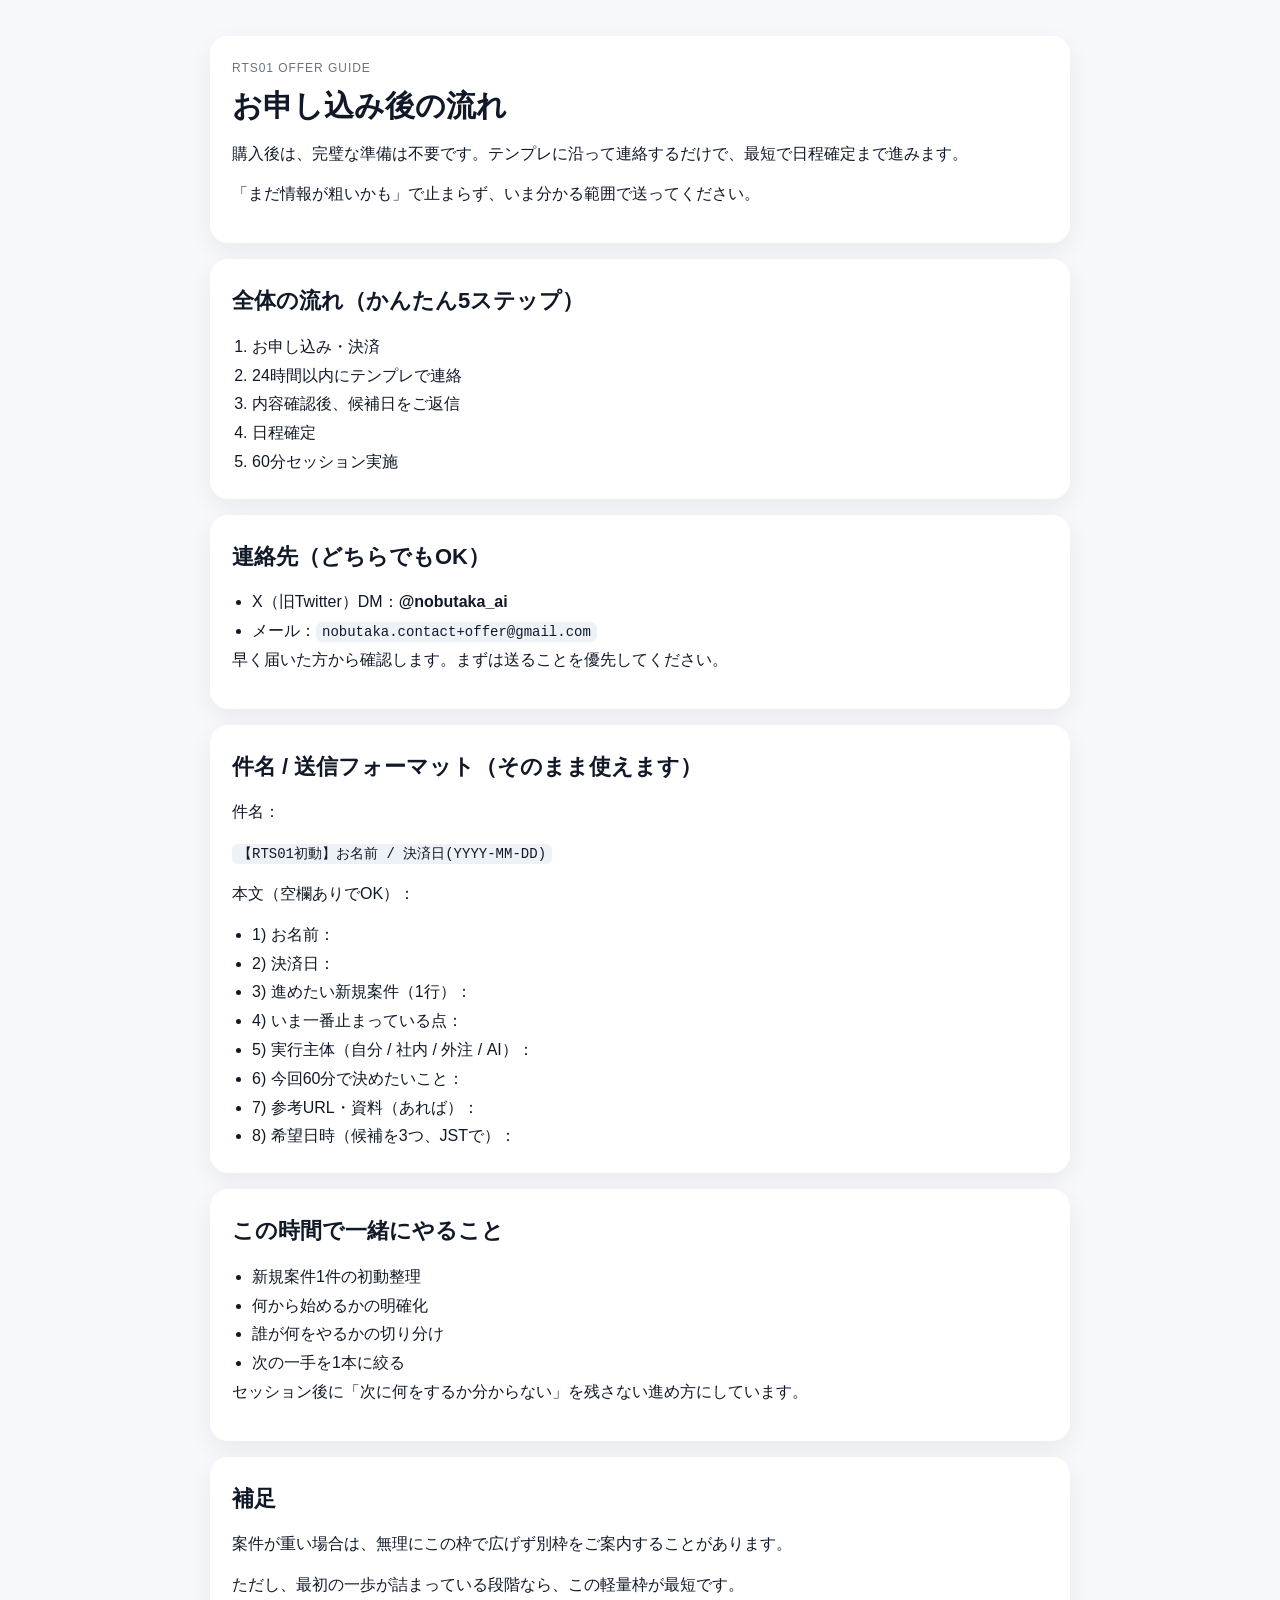
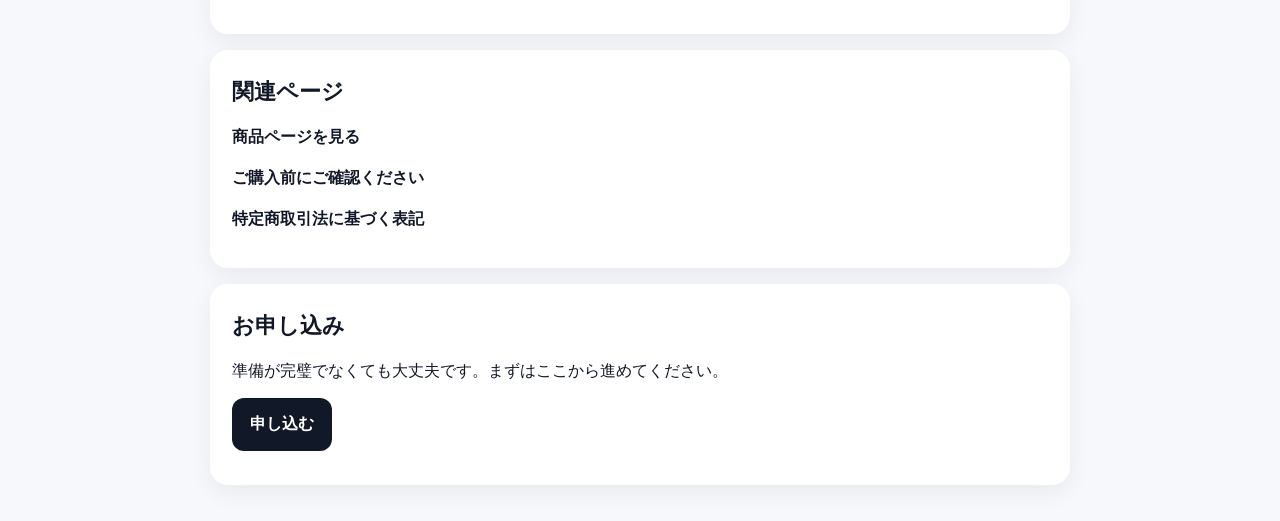
<file: guide/intake.html>
<!doctype html>
<html lang="ja">
<head>
  <meta charset="utf-8">
  <meta name="viewport" content="width=device-width,initial-scale=1">
  <title>お申し込み後の流れ</title>
  <style>
    body{margin:0;font-family:-apple-system,BlinkMacSystemFont,"Segoe UI",sans-serif;background:#f6f8fb;color:#111827;line-height:1.8;}
    .wrap{max-width:860px;margin:0 auto;padding:20px;}
    .card{background:#fff;border-radius:18px;padding:22px;margin:16px 0;box-shadow:0 8px 24px rgba(0,0,0,.06);}
    h1{font-size:30px;line-height:1.2;margin:0 0 16px;}
    h2{font-size:22px;margin:0 0 12px;}
    p{margin:0 0 12px;}
    ul,ol{padding-left:20px;margin:0;}
    .eyebrow{font-size:12px;letter-spacing:.08em;text-transform:uppercase;color:#6b7280;margin:0 0 8px;}
    .textlink{color:#111827;font-weight:600;text-decoration:none;}
    .btn{display:inline-block;background:#111827;color:#fff;text-decoration:none;padding:12px 18px;border-radius:12px;font-weight:600;}
    .code{font-family:ui-monospace,SFMono-Regular,Menlo,monospace;background:#eef2f7;padding:2px 6px;border-radius:6px;font-size:14px;}
  </style>
</head>
<body>
  <main class="wrap">
    <section class="card">
      <p class="eyebrow">RTS01 Offer Guide</p>
      <h1>お申し込み後の流れ</h1>
      <p>購入後は、完璧な準備は不要です。テンプレに沿って連絡するだけで、最短で日程確定まで進みます。</p>
      <p>「まだ情報が粗いかも」で止まらず、いま分かる範囲で送ってください。</p>
    </section>

    <section class="card">
      <h2>全体の流れ（かんたん5ステップ）</h2>
      <ol>
        <li>お申し込み・決済</li>
        <li>24時間以内にテンプレで連絡</li>
        <li>内容確認後、候補日をご返信</li>
        <li>日程確定</li>
        <li>60分セッション実施</li>
      </ol>
    </section>

    <section class="card">
      <h2>連絡先（どちらでもOK）</h2>
      <ul>
        <li>X（旧Twitter）DM：<a class="textlink" href="https://x.com/nobutaka_ai" target="_blank" rel="noopener noreferrer">@nobutaka_ai</a></li>
        <li>メール：<span class="code">nobutaka.contact+offer@gmail.com</span></li>
      </ul>
      <p>早く届いた方から確認します。まずは送ることを優先してください。</p>
    </section>

    <section class="card">
      <h2>件名 / 送信フォーマット（そのまま使えます）</h2>
      <p>件名：</p>
      <p><span class="code">【RTS01初動】お名前 / 決済日(YYYY-MM-DD)</span></p>
      <p>本文（空欄ありでOK）：</p>
      <ul>
        <li>1) お名前：</li>
        <li>2) 決済日：</li>
        <li>3) 進めたい新規案件（1行）：</li>
        <li>4) いま一番止まっている点：</li>
        <li>5) 実行主体（自分 / 社内 / 外注 / AI）：</li>
        <li>6) 今回60分で決めたいこと：</li>
        <li>7) 参考URL・資料（あれば）：</li>
        <li>8) 希望日時（候補を3つ、JSTで）：</li>
      </ul>
    </section>

    <section class="card">
      <h2>この時間で一緒にやること</h2>
      <ul>
        <li>新規案件1件の初動整理</li>
        <li>何から始めるかの明確化</li>
        <li>誰が何をやるかの切り分け</li>
        <li>次の一手を1本に絞る</li>
      </ul>
      <p>セッション後に「次に何をするか分からない」を残さない進め方にしています。</p>
    </section>

    <section class="card">
      <h2>補足</h2>
      <p>案件が重い場合は、無理にこの枠で広げず別枠をご案内することがあります。</p>
      <p>ただし、最初の一歩が詰まっている段階なら、この軽量枠が最短です。</p>
    </section>

    <section class="card">
      <h2>関連ページ</h2>
      <p><a class="textlink" href="https://nobutakayamauchi.github.io/rts01-offer/offer/initial-flow.html">商品ページを見る</a></p>
      <p><a class="textlink" href="https://nobutakayamauchi.github.io/rts01-offer/guide/before-you-buy.html">ご購入前にご確認ください</a></p>
      <p><a class="textlink" href="https://nobutakayamauchi.github.io/rts01-offer/legal/tokushoho.html">特定商取引法に基づく表記</a></p>
    </section>

    <section class="card">
      <h2>お申し込み</h2>
      <p>準備が完璧でなくても大丈夫です。まずはここから進めてください。</p>
      <p><a class="btn" href="https://buy.stripe.com/fZufZjc9WaTz51Y2ZB3Nm03">申し込む</a></p>
    </section>
  </main>
</body>
</html>
</file>
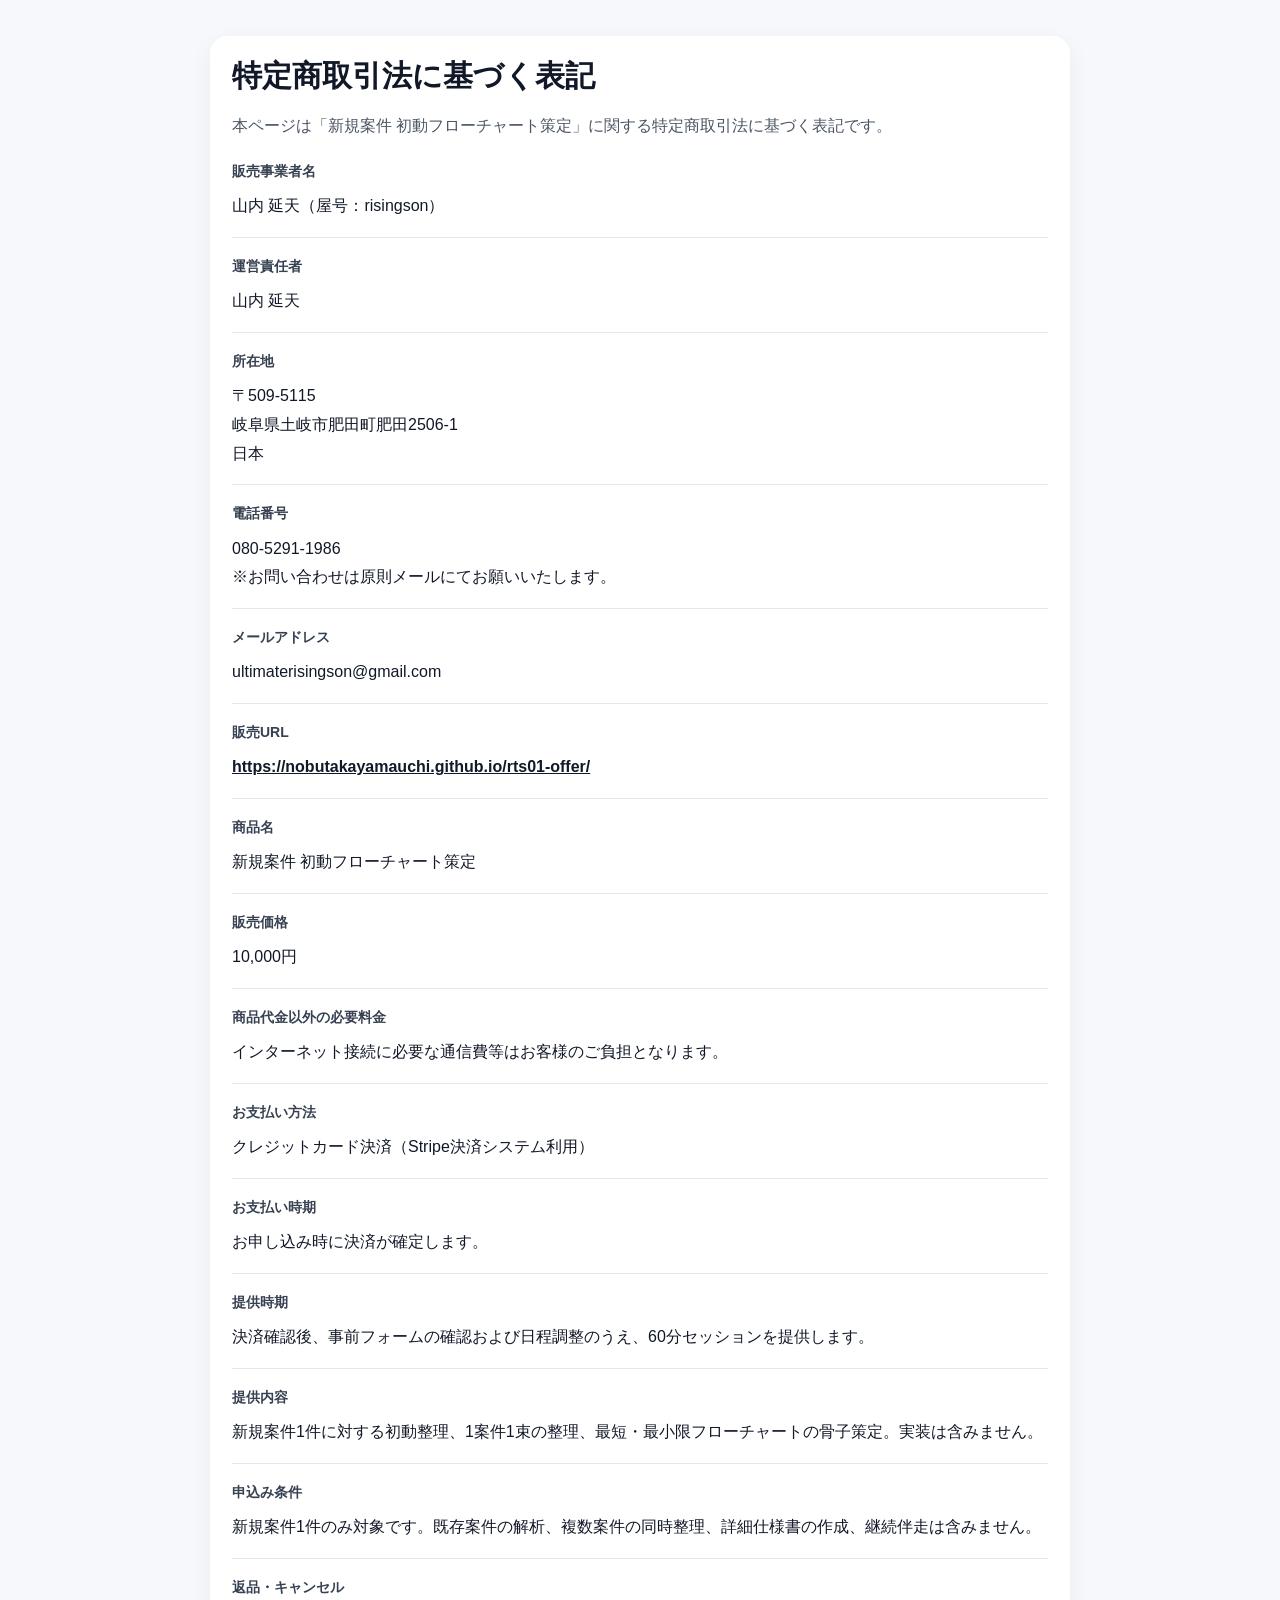
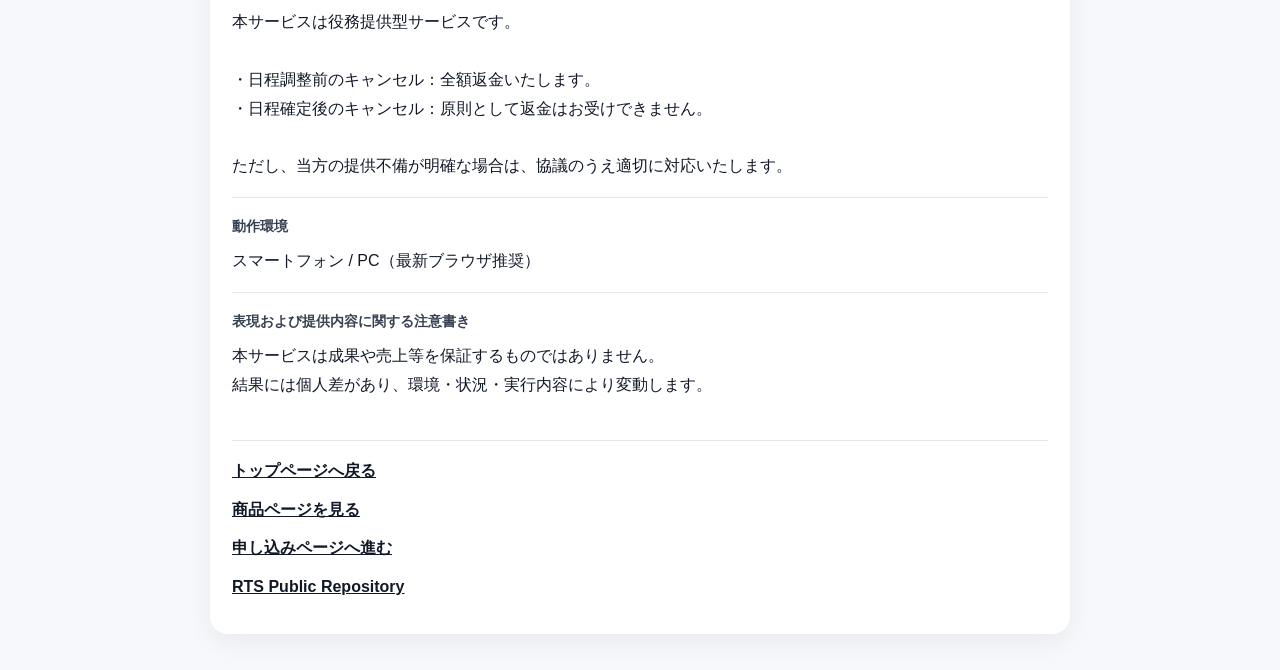
<file: legal/tokushoho.html>
<!doctype html>
<html lang="ja">
<head>
  <meta charset="utf-8">
  <meta name="viewport" content="width=device-width,initial-scale=1">
  <title>特定商取引法に基づく表記</title>
  <style>
    body{
      margin:0;
      font-family:-apple-system,BlinkMacSystemFont,"Segoe UI",sans-serif;
      background:#f6f8fb;
      color:#111827;
      line-height:1.8;
    }
    .wrap{
      max-width:860px;
      margin:0 auto;
      padding:20px;
    }
    .card{
      background:#fff;
      border-radius:18px;
      padding:22px;
      margin:16px 0;
      box-shadow:0 8px 24px rgba(0,0,0,.06);
    }
    h1{
      font-size:30px;
      line-height:1.2;
      margin:0 0 18px;
    }
    .note{
      color:#4b5563;
      margin:0 0 18px;
    }
    .item{
      border-top:1px solid #e5e7eb;
      padding:16px 0;
    }
    .item:first-of-type{
      border-top:none;
      padding-top:0;
    }
    .label{
      font-size:14px;
      font-weight:700;
      color:#374151;
      margin:0 0 8px;
    }
    .value{
      margin:0;
      word-break:break-word;
    }
    a{
      color:#111827;
      font-weight:600;
    }
    .links{
      margin-top:24px;
      padding-top:16px;
      border-top:1px solid #e5e7eb;
    }
    .links p{
      margin:0 0 10px;
    }
  </style>
</head>
<body>
  <main class="wrap">
    <section class="card">
      <h1>特定商取引法に基づく表記</h1>
      <p class="note">
        本ページは「新規案件 初動フローチャート策定」に関する特定商取引法に基づく表記です。
      </p>

      <div class="item">
        <p class="label">販売事業者名</p>
        <p class="value">山内 延天（屋号：risingson）</p>
      </div>

      <div class="item">
        <p class="label">運営責任者</p>
        <p class="value">山内 延天</p>
      </div>

      <div class="item">
        <p class="label">所在地</p>
        <p class="value">
          〒509-5115<br>
          岐阜県土岐市肥田町肥田2506-1<br>
          日本
        </p>
      </div>

      <div class="item">
        <p class="label">電話番号</p>
        <p class="value">
          080-5291-1986<br>
          ※お問い合わせは原則メールにてお願いいたします。
        </p>
      </div>

      <div class="item">
        <p class="label">メールアドレス</p>
        <p class="value">ultimaterisingson@gmail.com</p>
      </div>

      <div class="item">
        <p class="label">販売URL</p>
        <p class="value">
          <a href="https://nobutakayamauchi.github.io/rts01-offer/">https://nobutakayamauchi.github.io/rts01-offer/</a>
        </p>
      </div>

      <div class="item">
        <p class="label">商品名</p>
        <p class="value">新規案件 初動フローチャート策定</p>
      </div>

      <div class="item">
        <p class="label">販売価格</p>
        <p class="value">10,000円</p>
      </div>

      <div class="item">
        <p class="label">商品代金以外の必要料金</p>
        <p class="value">インターネット接続に必要な通信費等はお客様のご負担となります。</p>
      </div>

      <div class="item">
        <p class="label">お支払い方法</p>
        <p class="value">クレジットカード決済（Stripe決済システム利用）</p>
      </div>

      <div class="item">
        <p class="label">お支払い時期</p>
        <p class="value">お申し込み時に決済が確定します。</p>
      </div>

      <div class="item">
        <p class="label">提供時期</p>
        <p class="value">
          決済確認後、事前フォームの確認および日程調整のうえ、60分セッションを提供します。
        </p>
      </div>

      <div class="item">
        <p class="label">提供内容</p>
        <p class="value">
          新規案件1件に対する初動整理、1案件1束の整理、最短・最小限フローチャートの骨子策定。実装は含みません。
        </p>
      </div>

      <div class="item">
        <p class="label">申込み条件</p>
        <p class="value">
          新規案件1件のみ対象です。既存案件の解析、複数案件の同時整理、詳細仕様書の作成、継続伴走は含みません。
        </p>
      </div>

      <div class="item">
        <p class="label">返品・キャンセル</p>
        <p class="value">
          本サービスは役務提供型サービスです。<br><br>
          ・日程調整前のキャンセル：全額返金いたします。<br>
          ・日程確定後のキャンセル：原則として返金はお受けできません。<br><br>
          ただし、当方の提供不備が明確な場合は、協議のうえ適切に対応いたします。
        </p>
      </div>

      <div class="item">
        <p class="label">動作環境</p>
        <p class="value">スマートフォン / PC（最新ブラウザ推奨）</p>
      </div>

      <div class="item">
        <p class="label">表現および提供内容に関する注意書き</p>
        <p class="value">
          本サービスは成果や売上等を保証するものではありません。<br>
          結果には個人差があり、環境・状況・実行内容により変動します。
        </p>
      </div>

      <div class="links">
        <p><a href="../">トップページへ戻る</a></p>
        <p><a href="../offer/initial-flow.html">商品ページを見る</a></p>
        <p><a href="https://buy.stripe.com/fZufZjc9WaTz51Y2ZB3Nm03">申し込みページへ進む</a></p>
        <p><a href="https://github.com/nobutakayamauchi/RTS">RTS Public Repository</a></p>
      </div>
    </section>
  </main>
</body>
</html>
</file>
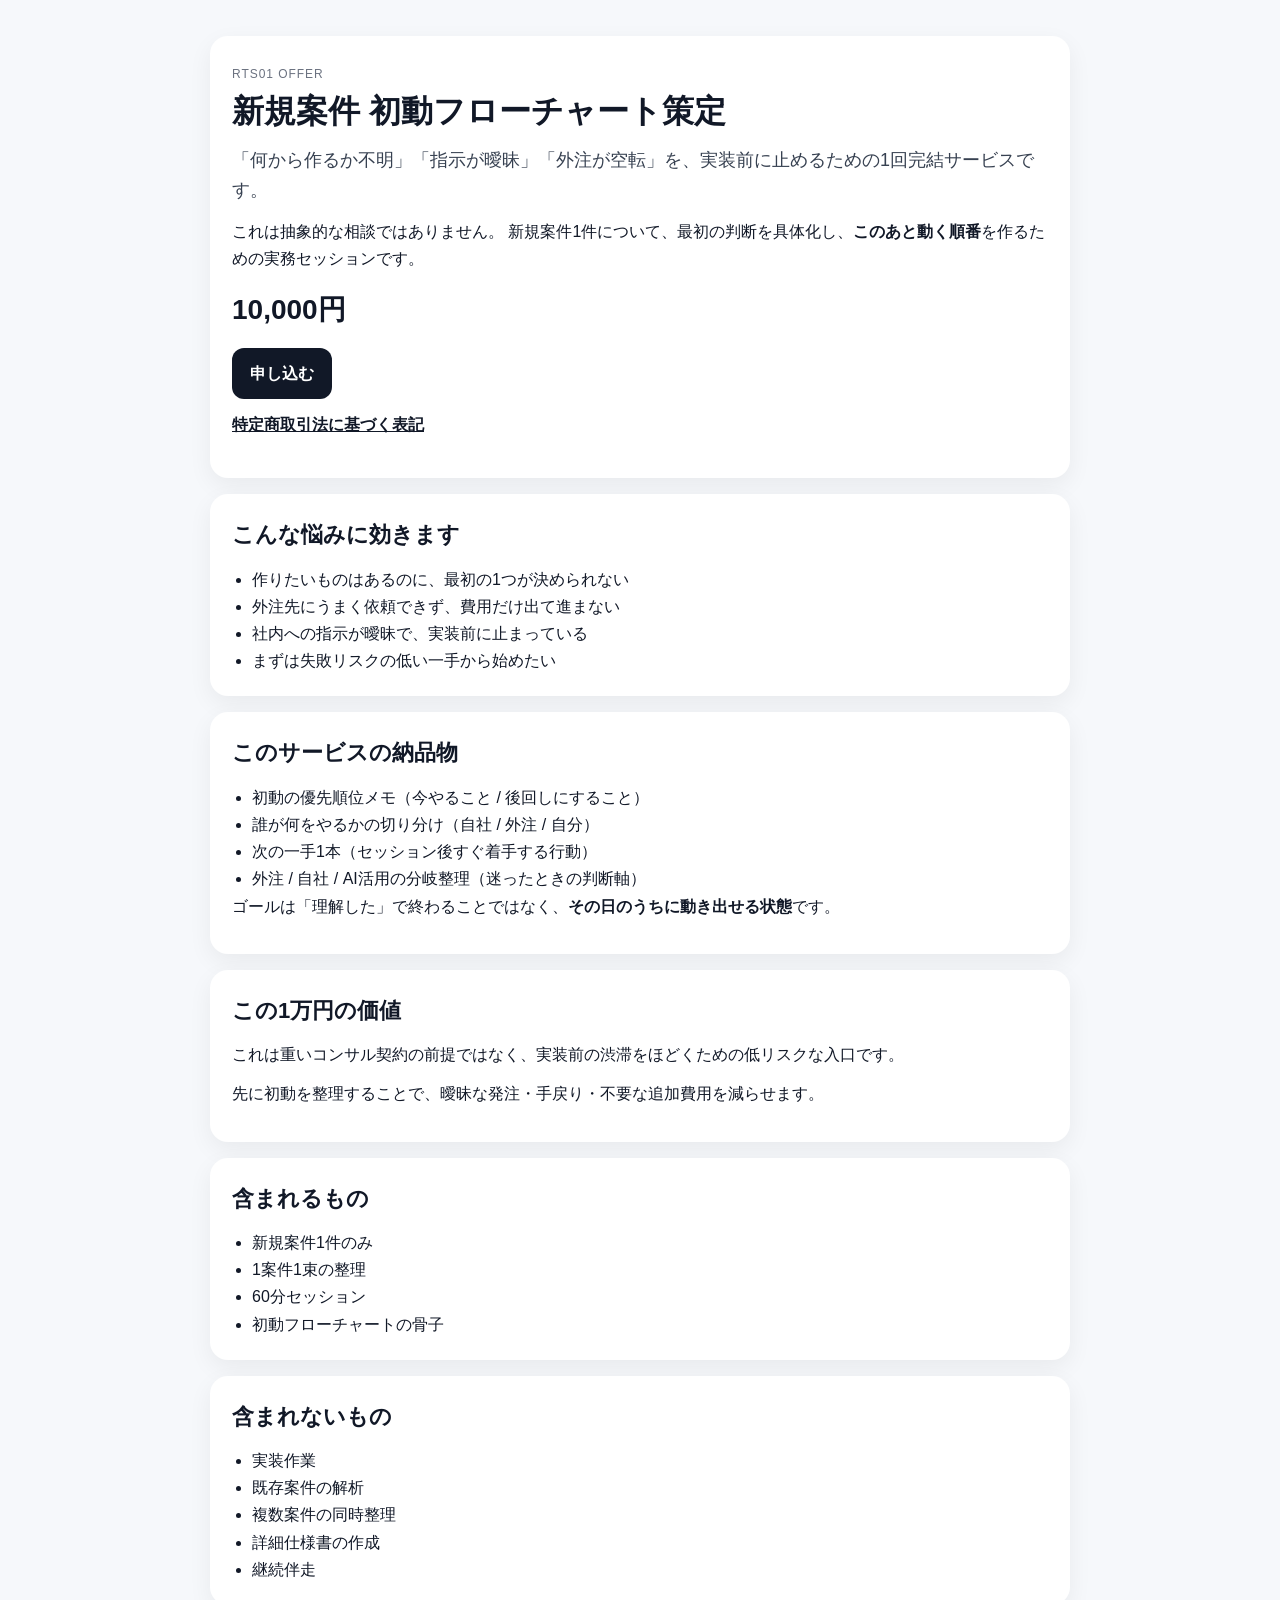
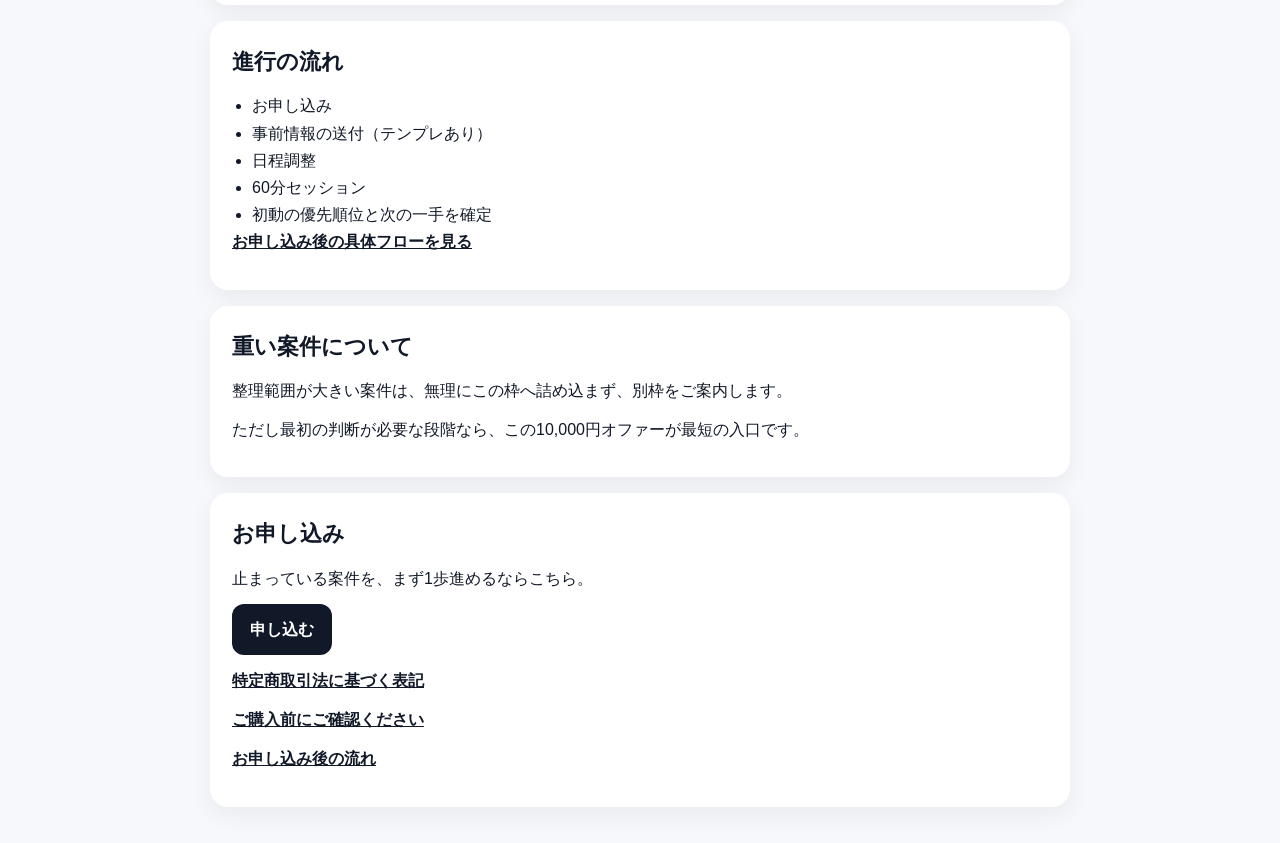
<file: offer/initial-flow.html>
<!doctype html>
<html lang="ja">
<head>
  <meta charset="utf-8">
  <meta name="viewport" content="width=device-width,initial-scale=1">
  <title>新規案件 初動フローチャート策定</title>
  <style>
    body{margin:0;font-family:-apple-system,BlinkMacSystemFont,"Segoe UI",sans-serif;background:#f6f8fb;color:#111827;line-height:1.7;}
    .wrap{max-width:860px;margin:0 auto;padding:20px;}
    .card{background:#fff;border-radius:18px;padding:22px;margin:16px 0;box-shadow:0 8px 24px rgba(0,0,0,.06);}
    .hero{padding:28px 22px;}
    .eyebrow{font-size:12px;letter-spacing:.08em;text-transform:uppercase;color:#6b7280;margin:0 0 8px;}
    h1{font-size:32px;line-height:1.2;margin:8px 0 14px;}
    h2{font-size:22px;margin:0 0 12px;}
    .lead{font-size:18px;color:#374151;}
    .price{font-size:28px;font-weight:700;margin:14px 0;}
    .btn{display:inline-block;background:#111827;color:#fff;text-decoration:none;padding:12px 18px;border-radius:12px;font-weight:600;}
    .textlink{color:#111827;font-weight:600;}
    ul{padding-left:20px;margin:0;}
    p{margin:0 0 12px;}
  </style>
</head>
<body>
  <main class="wrap">
    <section class="card hero">
      <p class="eyebrow">RTS01 Offer</p>
      <h1>新規案件 初動フローチャート策定</h1>
      <p class="lead">「何から作るか不明」「指示が曖昧」「外注が空転」を、実装前に止めるための1回完結サービスです。</p>
      <p>
        これは抽象的な相談ではありません。
        新規案件1件について、最初の判断を具体化し、<strong>このあと動く順番</strong>を作るための実務セッションです。
      </p>
      <p class="price">10,000円</p>
      <p><a class="btn" href="https://buy.stripe.com/fZufZjc9WaTz51Y2ZB3Nm03">申し込む</a></p>
      <p><a class="textlink" href="https://nobutakayamauchi.github.io/rts01-offer/legal/tokushoho.html">特定商取引法に基づく表記</a></p>
    </section>

    <section class="card">
      <h2>こんな悩みに効きます</h2>
      <ul>
        <li>作りたいものはあるのに、最初の1つが決められない</li>
        <li>外注先にうまく依頼できず、費用だけ出て進まない</li>
        <li>社内への指示が曖昧で、実装前に止まっている</li>
        <li>まずは失敗リスクの低い一手から始めたい</li>
      </ul>
    </section>

    <section class="card">
      <h2>このサービスの納品物</h2>
      <ul>
        <li>初動の優先順位メモ（今やること / 後回しにすること）</li>
        <li>誰が何をやるかの切り分け（自社 / 外注 / 自分）</li>
        <li>次の一手1本（セッション後すぐ着手する行動）</li>
        <li>外注 / 自社 / AI活用の分岐整理（迷ったときの判断軸）</li>
      </ul>
      <p>ゴールは「理解した」で終わることではなく、<strong>その日のうちに動き出せる状態</strong>です。</p>
    </section>

    <section class="card">
      <h2>この1万円の価値</h2>
      <p>これは重いコンサル契約の前提ではなく、実装前の渋滞をほどくための低リスクな入口です。</p>
      <p>先に初動を整理することで、曖昧な発注・手戻り・不要な追加費用を減らせます。</p>
    </section>

    <section class="card">
      <h2>含まれるもの</h2>
      <ul>
        <li>新規案件1件のみ</li>
        <li>1案件1束の整理</li>
        <li>60分セッション</li>
        <li>初動フローチャートの骨子</li>
      </ul>
    </section>

    <section class="card">
      <h2>含まれないもの</h2>
      <ul>
        <li>実装作業</li>
        <li>既存案件の解析</li>
        <li>複数案件の同時整理</li>
        <li>詳細仕様書の作成</li>
        <li>継続伴走</li>
      </ul>
    </section>

    <section class="card">
      <h2>進行の流れ</h2>
      <ul>
        <li>お申し込み</li>
        <li>事前情報の送付（テンプレあり）</li>
        <li>日程調整</li>
        <li>60分セッション</li>
        <li>初動の優先順位と次の一手を確定</li>
      </ul>
      <p><a class="textlink" href="https://nobutakayamauchi.github.io/rts01-offer/guide/intake.html">お申し込み後の具体フローを見る</a></p>
    </section>

    <section class="card">
      <h2>重い案件について</h2>
      <p>整理範囲が大きい案件は、無理にこの枠へ詰め込まず、別枠をご案内します。</p>
      <p>ただし最初の判断が必要な段階なら、この10,000円オファーが最短の入口です。</p>
    </section>

    <section class="card">
      <h2>お申し込み</h2>
      <p>止まっている案件を、まず1歩進めるならこちら。</p>
      <p><a class="btn" href="https://buy.stripe.com/fZufZjc9WaTz51Y2ZB3Nm03">申し込む</a></p>
      <p><a class="textlink" href="https://nobutakayamauchi.github.io/rts01-offer/legal/tokushoho.html">特定商取引法に基づく表記</a></p>
      <p><a class="textlink" href="https://nobutakayamauchi.github.io/rts01-offer/guide/before-you-buy.html">ご購入前にご確認ください</a></p>
      <p><a class="textlink" href="https://nobutakayamauchi.github.io/rts01-offer/guide/intake.html">お申し込み後の流れ</a></p>
    </section>
  </main>
</body>
</html>
</file>
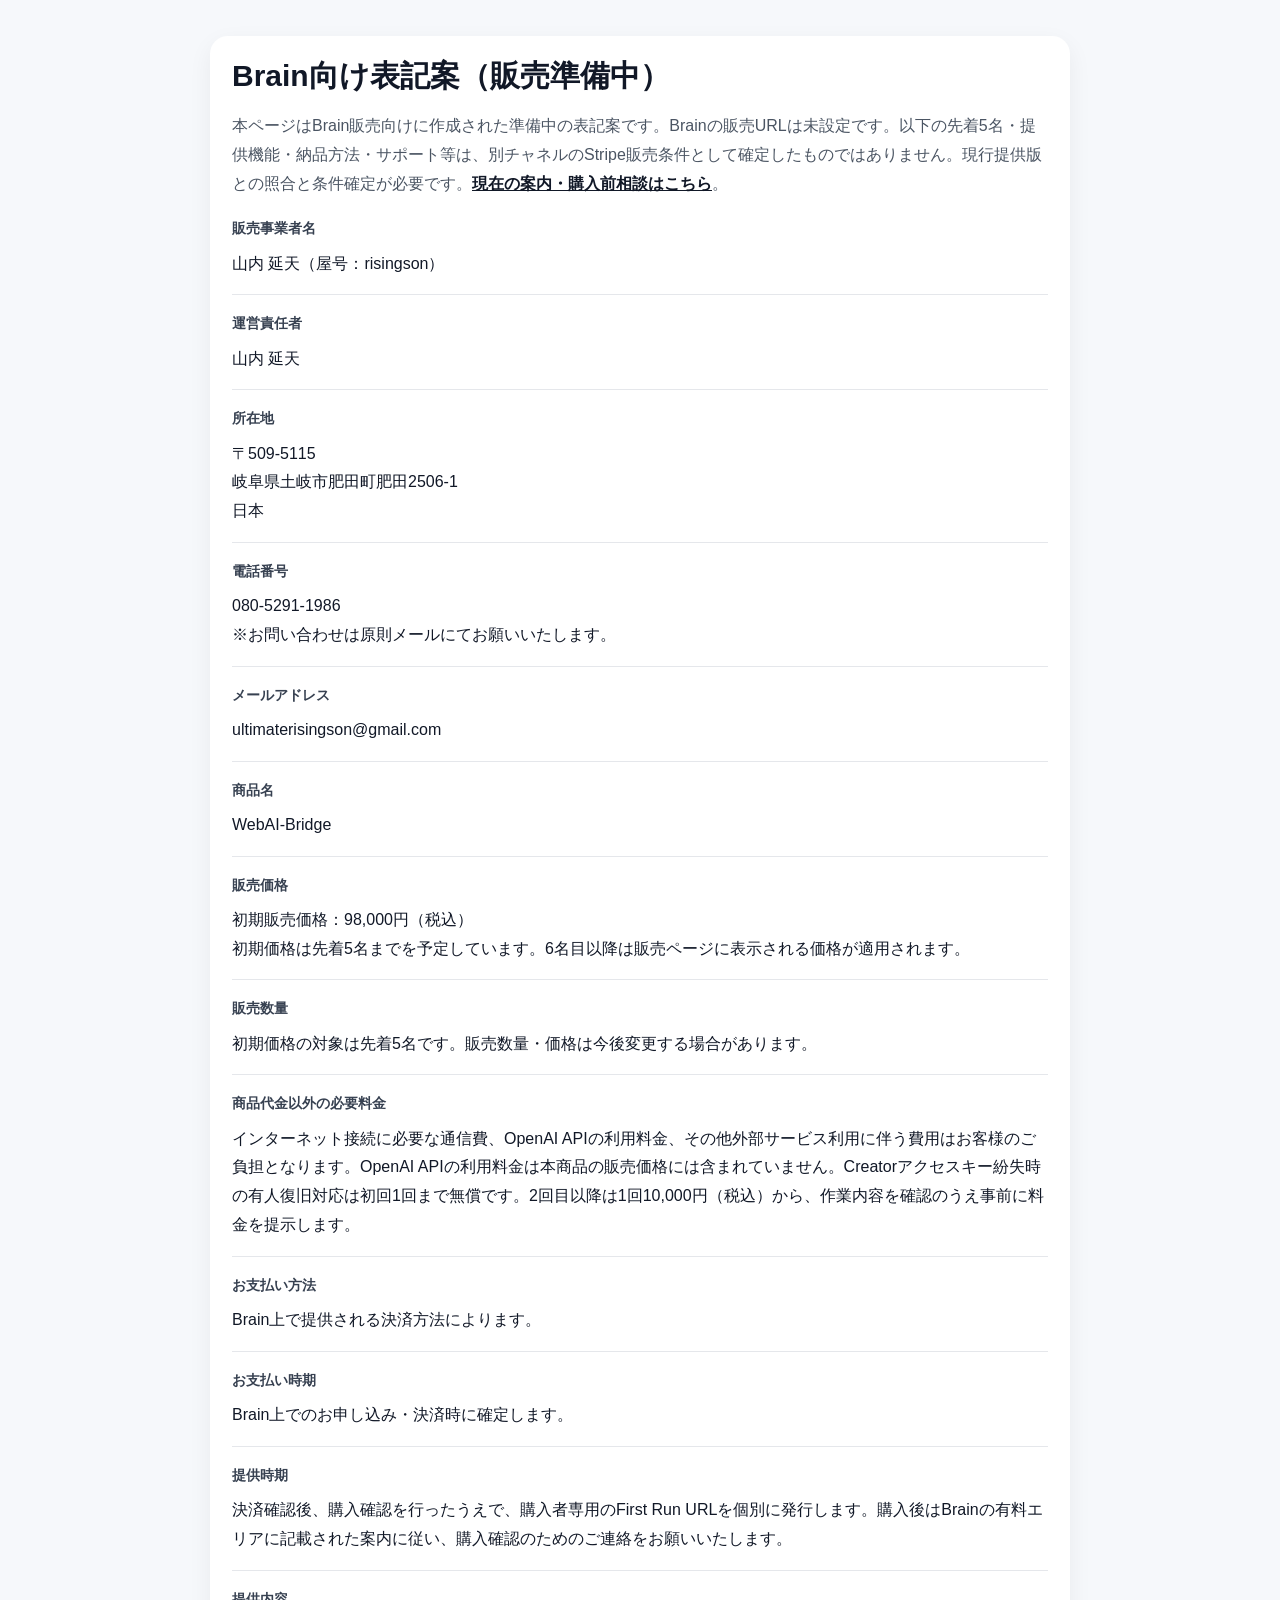
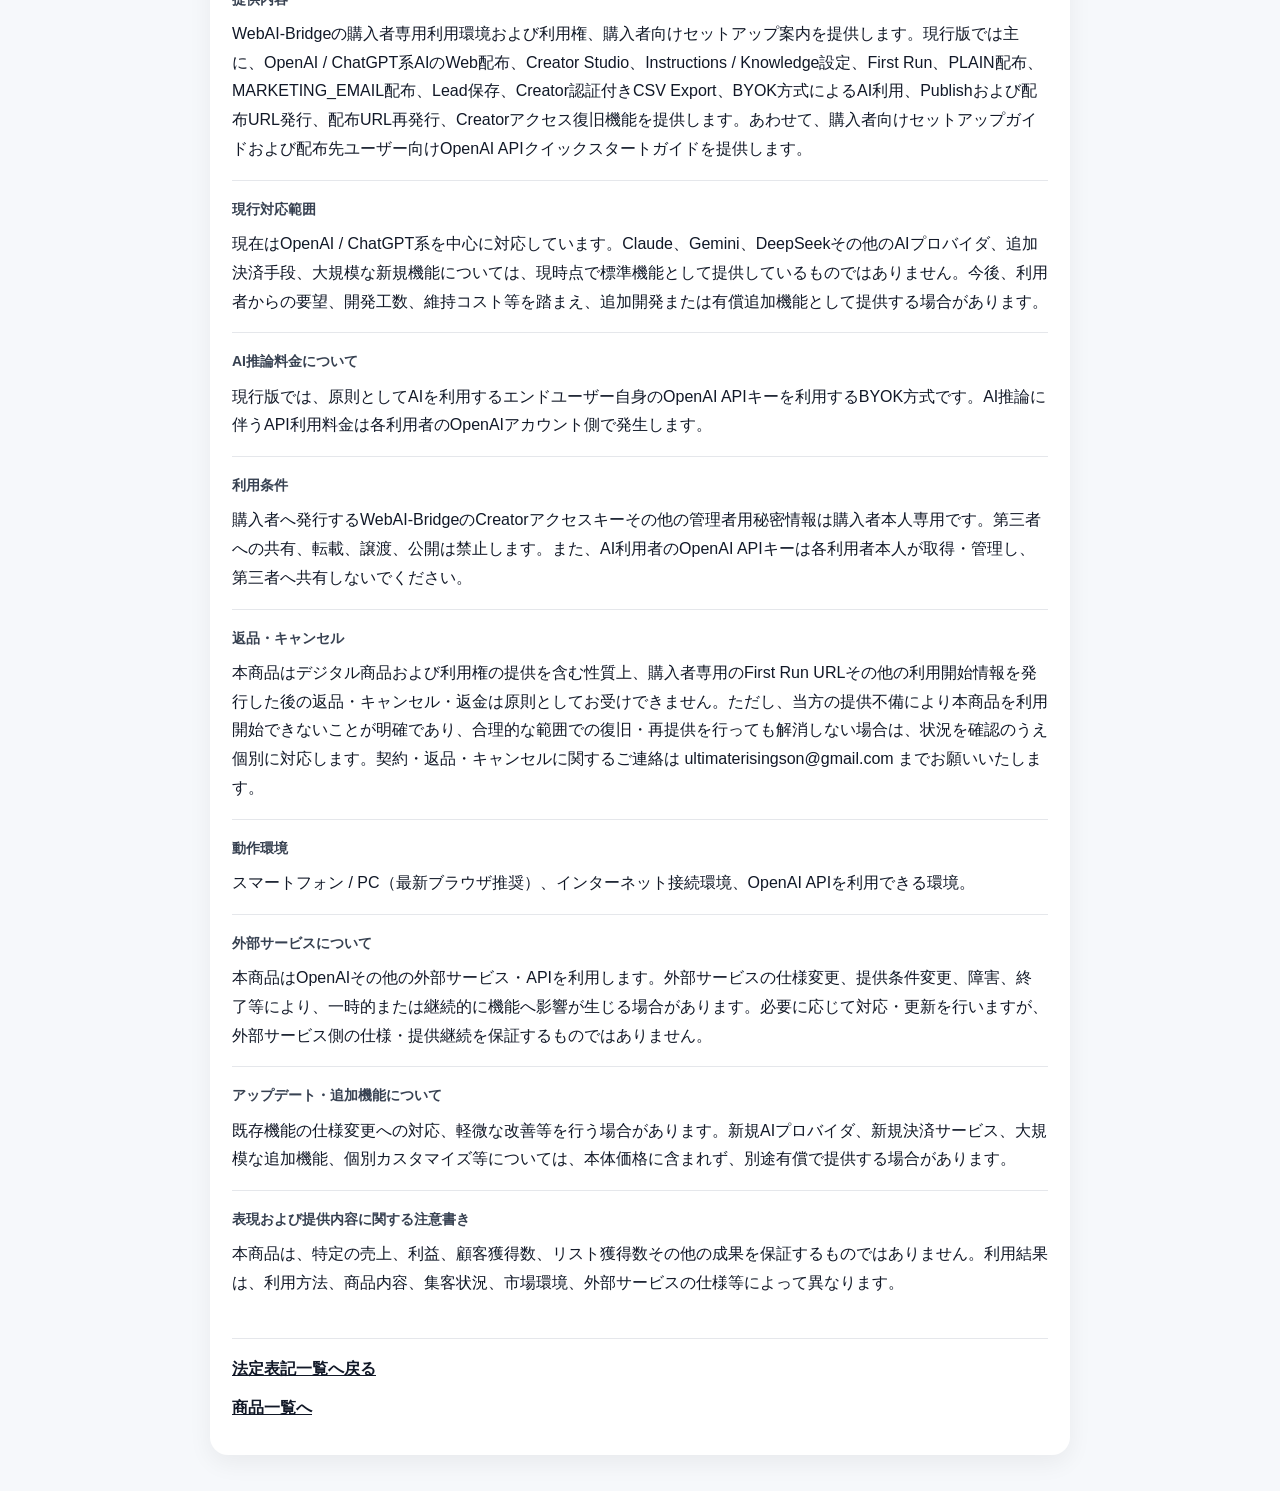
<file: legal/products/webai-bridge.html>
<!doctype html>
<html lang="ja">
<head>
  <meta charset="utf-8">
  <meta name="viewport" content="width=device-width,initial-scale=1">
  <title>Brain向け表記案・準備中｜WebAI-Bridge</title>
  <style>
    body{margin:0;font-family:-apple-system,BlinkMacSystemFont,"Segoe UI",sans-serif;background:#f6f8fb;color:#111827;line-height:1.8}
    .wrap{max-width:860px;margin:0 auto;padding:20px}.card{background:#fff;border-radius:18px;padding:22px;margin:16px 0;box-shadow:0 8px 24px rgba(0,0,0,.06)}
    h1{font-size:30px;line-height:1.2;margin:0 0 18px}.note{color:#4b5563;margin:0 0 18px}.item{border-top:1px solid #e5e7eb;padding:16px 0}.item:first-of-type{border-top:none;padding-top:0}.label{font-size:14px;font-weight:700;color:#374151;margin:0 0 8px}.value{margin:0;word-break:break-word}a{color:#111827;font-weight:600}.links{margin-top:24px;padding-top:16px;border-top:1px solid #e5e7eb}.links p{margin:0 0 10px}
  </style>
</head>
<body><main class="wrap"><section class="card">
<h1>Brain向け表記案（販売準備中）</h1>
<p class="note">本ページはBrain販売向けに作成された準備中の表記案です。Brainの販売URLは未設定です。以下の先着5名・提供機能・納品方法・サポート等は、別チャネルのStripe販売条件として確定したものではありません。現行提供版との照合と条件確定が必要です。<a href="https://nobutakayamauchi.github.io/sales-catalog/products/webai-bridge/sales.html">現在の案内・購入前相談はこちら</a>。</p>
<div class="item"><p class="label">販売事業者名</p><p class="value">山内 延天（屋号：risingson）</p></div>
<div class="item"><p class="label">運営責任者</p><p class="value">山内 延天</p></div>
<div class="item"><p class="label">所在地</p><p class="value">〒509-5115<br>岐阜県土岐市肥田町肥田2506-1<br>日本</p></div>
<div class="item"><p class="label">電話番号</p><p class="value">080-5291-1986<br>※お問い合わせは原則メールにてお願いいたします。</p></div>
<div class="item"><p class="label">メールアドレス</p><p class="value">ultimaterisingson@gmail.com</p></div>
<div class="item"><p class="label">商品名</p><p class="value">WebAI-Bridge</p></div>
<div class="item"><p class="label">販売価格</p><p class="value">初期販売価格：98,000円（税込）<br>初期価格は先着5名までを予定しています。6名目以降は販売ページに表示される価格が適用されます。</p></div>
<div class="item"><p class="label">販売数量</p><p class="value">初期価格の対象は先着5名です。販売数量・価格は今後変更する場合があります。</p></div>
<div class="item"><p class="label">商品代金以外の必要料金</p><p class="value">インターネット接続に必要な通信費、OpenAI APIの利用料金、その他外部サービス利用に伴う費用はお客様のご負担となります。OpenAI APIの利用料金は本商品の販売価格には含まれていません。Creatorアクセスキー紛失時の有人復旧対応は初回1回まで無償です。2回目以降は1回10,000円（税込）から、作業内容を確認のうえ事前に料金を提示します。</p></div>
<div class="item"><p class="label">お支払い方法</p><p class="value">Brain上で提供される決済方法によります。</p></div>
<div class="item"><p class="label">お支払い時期</p><p class="value">Brain上でのお申し込み・決済時に確定します。</p></div>
<div class="item"><p class="label">提供時期</p><p class="value">決済確認後、購入確認を行ったうえで、購入者専用のFirst Run URLを個別に発行します。購入後はBrainの有料エリアに記載された案内に従い、購入確認のためのご連絡をお願いいたします。</p></div>
<div class="item"><p class="label">提供内容</p><p class="value">WebAI-Bridgeの購入者専用利用環境および利用権、購入者向けセットアップ案内を提供します。現行版では主に、OpenAI / ChatGPT系AIのWeb配布、Creator Studio、Instructions / Knowledge設定、First Run、PLAIN配布、MARKETING_EMAIL配布、Lead保存、Creator認証付きCSV Export、BYOK方式によるAI利用、Publishおよび配布URL発行、配布URL再発行、Creatorアクセス復旧機能を提供します。あわせて、購入者向けセットアップガイドおよび配布先ユーザー向けOpenAI APIクイックスタートガイドを提供します。</p></div>
<div class="item"><p class="label">現行対応範囲</p><p class="value">現在はOpenAI / ChatGPT系を中心に対応しています。Claude、Gemini、DeepSeekその他のAIプロバイダ、追加決済手段、大規模な新規機能については、現時点で標準機能として提供しているものではありません。今後、利用者からの要望、開発工数、維持コスト等を踏まえ、追加開発または有償追加機能として提供する場合があります。</p></div>
<div class="item"><p class="label">AI推論料金について</p><p class="value">現行版では、原則としてAIを利用するエンドユーザー自身のOpenAI APIキーを利用するBYOK方式です。AI推論に伴うAPI利用料金は各利用者のOpenAIアカウント側で発生します。</p></div>
<div class="item"><p class="label">利用条件</p><p class="value">購入者へ発行するWebAI-BridgeのCreatorアクセスキーその他の管理者用秘密情報は購入者本人専用です。第三者への共有、転載、譲渡、公開は禁止します。また、AI利用者のOpenAI APIキーは各利用者本人が取得・管理し、第三者へ共有しないでください。</p></div>
<div class="item"><p class="label">返品・キャンセル</p><p class="value">本商品はデジタル商品および利用権の提供を含む性質上、購入者専用のFirst Run URLその他の利用開始情報を発行した後の返品・キャンセル・返金は原則としてお受けできません。ただし、当方の提供不備により本商品を利用開始できないことが明確であり、合理的な範囲での復旧・再提供を行っても解消しない場合は、状況を確認のうえ個別に対応します。契約・返品・キャンセルに関するご連絡は ultimaterisingson@gmail.com までお願いいたします。</p></div>
<div class="item"><p class="label">動作環境</p><p class="value">スマートフォン / PC（最新ブラウザ推奨）、インターネット接続環境、OpenAI APIを利用できる環境。</p></div>
<div class="item"><p class="label">外部サービスについて</p><p class="value">本商品はOpenAIその他の外部サービス・APIを利用します。外部サービスの仕様変更、提供条件変更、障害、終了等により、一時的または継続的に機能へ影響が生じる場合があります。必要に応じて対応・更新を行いますが、外部サービス側の仕様・提供継続を保証するものではありません。</p></div>
<div class="item"><p class="label">アップデート・追加機能について</p><p class="value">既存機能の仕様変更への対応、軽微な改善等を行う場合があります。新規AIプロバイダ、新規決済サービス、大規模な追加機能、個別カスタマイズ等については、本体価格に含まれず、別途有償で提供する場合があります。</p></div>
<div class="item"><p class="label">表現および提供内容に関する注意書き</p><p class="value">本商品は、特定の売上、利益、顧客獲得数、リスト獲得数その他の成果を保証するものではありません。利用結果は、利用方法、商品内容、集客状況、市場環境、外部サービスの仕様等によって異なります。</p></div>
<div class="links"><p><a href="../index.html">法定表記一覧へ戻る</a></p><p><a href="../../products/index.html">商品一覧へ</a></p></div>
</section></main></body></html>
</file>
<file: assets/style.css>
:root {
  --bg: #f7f8fc;
  --surface: #ffffff;
  --surface-soft: #eef2ff;
  --text: #172033;
  --muted: #5d677c;
  --border: #dfe5f3;
  --primary: #2563eb;
  --primary-dark: #1e3a8a;
  --accent: #7c3aed;
  --shadow: 0 22px 60px rgba(27, 39, 77, 0.12);
  --radius: 24px;
}

* {
  box-sizing: border-box;
}

html {
  scroll-behavior: smooth;
}

body {
  margin: 0;
  color: var(--text);
  font-family: -apple-system, BlinkMacSystemFont, "Hiragino Kaku Gothic ProN", "Yu Gothic", "YuGothic", "Segoe UI", sans-serif;
  line-height: 1.8;
  background:
    radial-gradient(circle at 12% 5%, rgba(37, 99, 235, 0.14), transparent 30%),
    radial-gradient(circle at 88% 4%, rgba(124, 58, 237, 0.14), transparent 28%),
    linear-gradient(180deg, #ffffff 0%, var(--bg) 42%, #ffffff 100%);
}

main {
  overflow: hidden;
}

.container {
  width: min(1120px, calc(100% - 40px));
  margin: 0 auto;
}

.section {
  padding: 72px 0;
}

.hero {
  padding-top: 96px;
}

.hero-grid,
.two-column,
.split-cards,
.pricing-grid {
  display: grid;
  gap: 28px;
}

.hero-grid {
  grid-template-columns: minmax(0, 1.18fr) minmax(300px, 0.82fr);
  align-items: center;
}

.card,
.price-card,
.hero-panel,
details {
  border: 1px solid var(--border);
  border-radius: var(--radius);
  background: rgba(255, 255, 255, 0.9);
  box-shadow: var(--shadow);
}

.card,
.price-card,
.hero-panel {
  padding: 32px;
}

.compact {
  padding: 24px;
}

.eyebrow,
.panel-label {
  margin: 0 0 12px;
  color: var(--primary);
  font-size: 0.78rem;
  font-weight: 800;
  letter-spacing: 0.13em;
  text-transform: uppercase;
}

h1,
h2,
h3,
p {
  margin-top: 0;
}

h1 {
  margin-bottom: 10px;
  font-size: clamp(2.4rem, 8vw, 5.6rem);
  line-height: 1.03;
  letter-spacing: -0.06em;
}

h2 {
  margin-bottom: 22px;
  font-size: clamp(1.8rem, 4.4vw, 2.8rem);
  line-height: 1.25;
  letter-spacing: -0.04em;
}

h3 {
  margin-bottom: 14px;
  font-size: 1.45rem;
}

.hero-title {
  margin-bottom: 22px;
  font-size: clamp(1.55rem, 4vw, 2.5rem);
  font-weight: 800;
  line-height: 1.35;
}

.lead,
.large {
  color: var(--muted);
  font-size: clamp(1.02rem, 2vw, 1.18rem);
}

.cta-row {
  display: flex;
  flex-wrap: wrap;
  gap: 16px;
  align-items: center;
  margin-top: 30px;
}

.button {
  display: inline-flex;
  align-items: center;
  justify-content: center;
  min-height: 54px;
  padding: 14px 24px;
  border-radius: 999px;
  color: #ffffff;
  font-weight: 800;
  text-decoration: none;
  background: linear-gradient(135deg, var(--primary), var(--accent));
  box-shadow: 0 16px 32px rgba(37, 99, 235, 0.28);
  transition: transform 0.2s ease, box-shadow 0.2s ease;
}

.button:hover,
.button:focus-visible {
  transform: translateY(-2px);
  box-shadow: 0 20px 42px rgba(37, 99, 235, 0.34);
}

.microcopy,
.note {
  color: var(--muted);
  font-size: 0.95rem;
}

.hero-panel {
  background: linear-gradient(160deg, #ffffff, #eef2ff);
}

.status-card {
  display: flex;
  justify-content: space-between;
  gap: 16px;
  margin: 14px 0;
  padding: 16px;
  border: 1px solid rgba(37, 99, 235, 0.14);
  border-radius: 18px;
  background: #ffffff;
}

.status-card span,
.panel-note {
  color: var(--muted);
}

.check-grid,
.deliverables {
  display: grid;
  grid-template-columns: repeat(2, minmax(0, 1fr));
  gap: 14px;
  margin: 26px 0;
}

.check-grid div,
.deliverables div {
  display: flex;
  gap: 10px;
  align-items: flex-start;
  padding: 16px;
  border: 1px solid var(--border);
  border-radius: 18px;
  background: #fbfcff;
  font-weight: 700;
}

.check-grid div::before,
.deliverables div::before {
  flex: 0 0 auto;
  color: var(--primary);
  content: "✓";
  font-weight: 900;
}

.muted {
  background: rgba(238, 242, 255, 0.58);
}

.two-column,
.split-cards {
  grid-template-columns: repeat(2, minmax(0, 1fr));
  align-items: start;
}

.pill-list {
  display: flex;
  flex-wrap: wrap;
  gap: 12px;
  padding: 0;
  margin: 0;
  list-style: none;
}

.pill-list li {
  padding: 10px 14px;
  border-radius: 999px;
  color: var(--primary-dark);
  font-weight: 800;
  background: var(--surface-soft);
}

.highlight {
  margin: 30px 0 0;
  padding: 22px 24px;
  border-left: 5px solid var(--accent);
  border-radius: 18px;
  color: var(--primary-dark);
  font-size: 1.16rem;
  font-weight: 800;
  background: #ffffff;
}

.accent-card {
  border-color: rgba(37, 99, 235, 0.2);
  background: linear-gradient(135deg, #ffffff, #eff6ff 58%, #f5f3ff);
}

.steps {
  display: grid;
  gap: 14px;
  padding: 0;
  margin: 0 0 22px;
  list-style: none;
  counter-reset: step;
}

.steps li {
  position: relative;
  min-height: 48px;
  padding: 12px 16px 12px 58px;
  border: 1px solid var(--border);
  border-radius: 16px;
  background: #ffffff;
  font-weight: 800;
}

.steps li::before {
  position: absolute;
  left: 14px;
  top: 12px;
  display: grid;
  place-items: center;
  width: 28px;
  height: 28px;
  border-radius: 999px;
  color: #ffffff;
  content: counter(step);
  counter-increment: step;
  background: linear-gradient(135deg, var(--primary), var(--accent));
  font-size: 0.9rem;
}

.five-items {
  grid-template-columns: repeat(5, minmax(0, 1fr));
}

.before {
  border-color: rgba(148, 163, 184, 0.45);
}

.after {
  border-color: rgba(37, 99, 235, 0.24);
  background: linear-gradient(160deg, #ffffff, #eff6ff);
}

ul {
  padding-left: 1.2em;
  margin: 0;
}

li + li {
  margin-top: 8px;
}

.table-wrap {
  width: 100%;
  overflow-x: auto;
  border: 1px solid var(--border);
  border-radius: 18px;
}

table {
  width: 100%;
  min-width: 680px;
  border-collapse: collapse;
  background: #ffffff;
}

th,
td {
  padding: 16px;
  border-bottom: 1px solid var(--border);
  text-align: left;
  white-space: nowrap;
}

th {
  color: var(--muted);
  font-size: 0.84rem;
  letter-spacing: 0.08em;
  text-transform: uppercase;
  background: #f8fafc;
}

tr:last-child td {
  border-bottom: 0;
}

.status {
  display: inline-flex;
  padding: 5px 10px;
  border-radius: 999px;
  font-size: 0.86rem;
  font-weight: 800;
}

.status.active,
.status-card.active strong {
  color: #075985;
}

.status.active {
  background: #e0f2fe;
}

.status.frozen,
.status-card.frozen strong {
  color: #6d28d9;
}

.status.frozen {
  background: #ede9fe;
}

.status.archive,
.status-card.archive strong {
  color: #475569;
}

.status.archive {
  background: #e2e8f0;
}

.pricing-grid {
  grid-template-columns: repeat(3, minmax(0, 1fr));
  align-items: stretch;
}

.price-card {
  display: flex;
  flex-direction: column;
  gap: 16px;
}

.price-card.featured {
  border-color: rgba(37, 99, 235, 0.38);
  transform: translateY(-8px);
}

.price-card .button {
  margin-top: 4px;
  width: 100%;
}

.price {
  margin-bottom: 0;
  color: var(--primary-dark);
  font-size: 1.5rem;
  font-weight: 900;
  line-height: 1.35;
}

.delivery {
  margin-top: auto;
  padding-top: 16px;
  border-top: 1px solid var(--border);
  color: var(--muted);
  font-weight: 700;
}

.payment-card p:last-child {
  margin-bottom: 0;
  font-weight: 800;
}

.subtle-card {
  background: #fbfcff;
}

.faq-list {
  display: grid;
  gap: 14px;
}

details {
  padding: 20px 22px;
}

summary {
  cursor: pointer;
  font-weight: 900;
}

details p {
  margin: 14px 0 0;
  color: var(--muted);
}

.center {
  text-align: center;
}

.final-cta {
  padding-bottom: 96px;
}

.site-footer {
  padding: 30px 0;
  border-top: 1px solid var(--border);
  background: #ffffff;
}

.footer-inner {
  display: flex;
  flex-wrap: wrap;
  gap: 16px;
  align-items: center;
  justify-content: space-between;
}

.footer-inner p {
  margin: 0;
  color: var(--muted);
  font-weight: 700;
}

.footer-inner nav {
  display: flex;
  flex-wrap: wrap;
  gap: 14px;
}

.footer-inner a {
  color: var(--primary-dark);
  font-weight: 800;
  text-decoration: none;
}

.footer-inner a:hover,
.footer-inner a:focus-visible {
  text-decoration: underline;
}

@media (max-width: 900px) {
  .hero-grid,
  .two-column,
  .split-cards,
  .pricing-grid,
  .five-items {
    grid-template-columns: 1fr;
  }

  .price-card.featured {
    transform: none;
  }
}

@media (max-width: 640px) {
  .container {
    width: min(100% - 28px, 1120px);
  }

  .section,
  .hero {
    padding: 46px 0;
  }

  .card,
  .price-card,
  .hero-panel {
    padding: 22px;
    border-radius: 20px;
  }

  .check-grid,
  .deliverables {
    grid-template-columns: 1fr;
  }

  .button {
    width: 100%;
    text-align: center;
  }

  .status-card {
    display: grid;
  }

  th,
  td {
    padding: 13px;
  }
}
</file>
